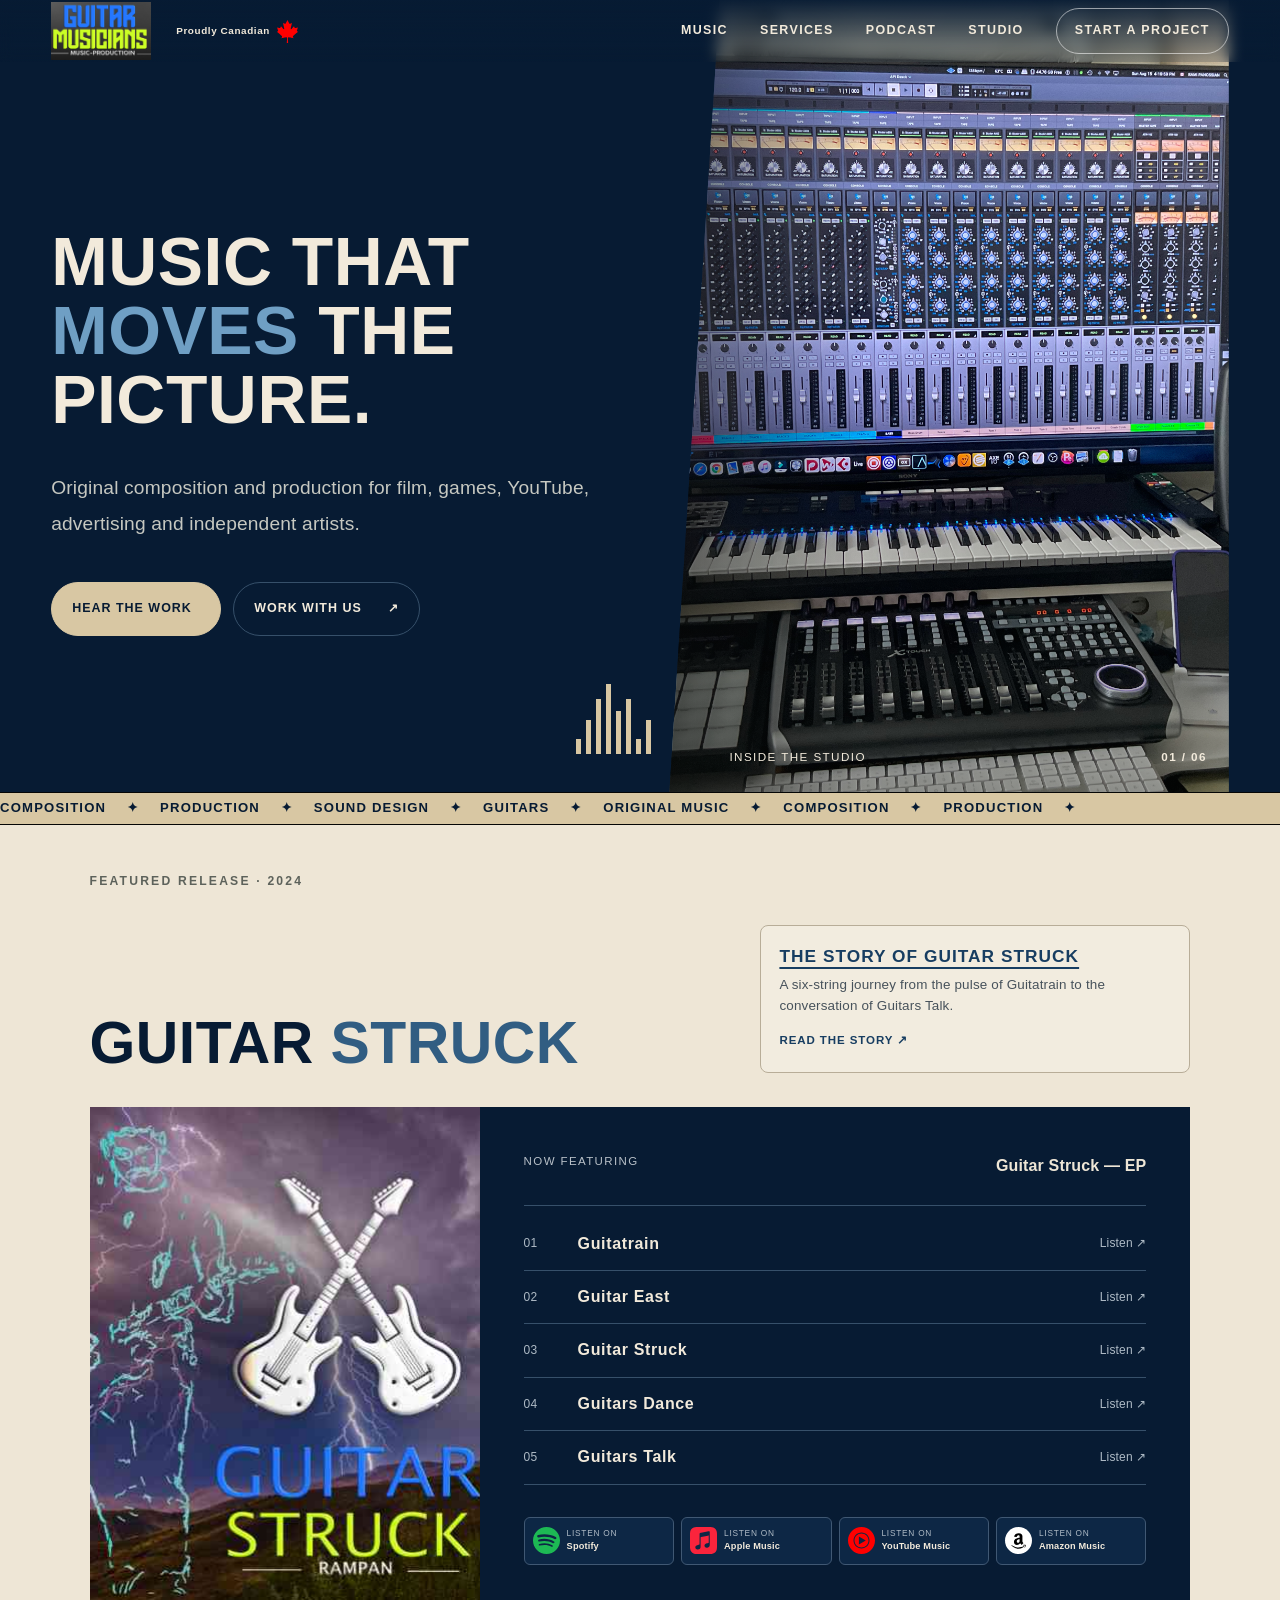
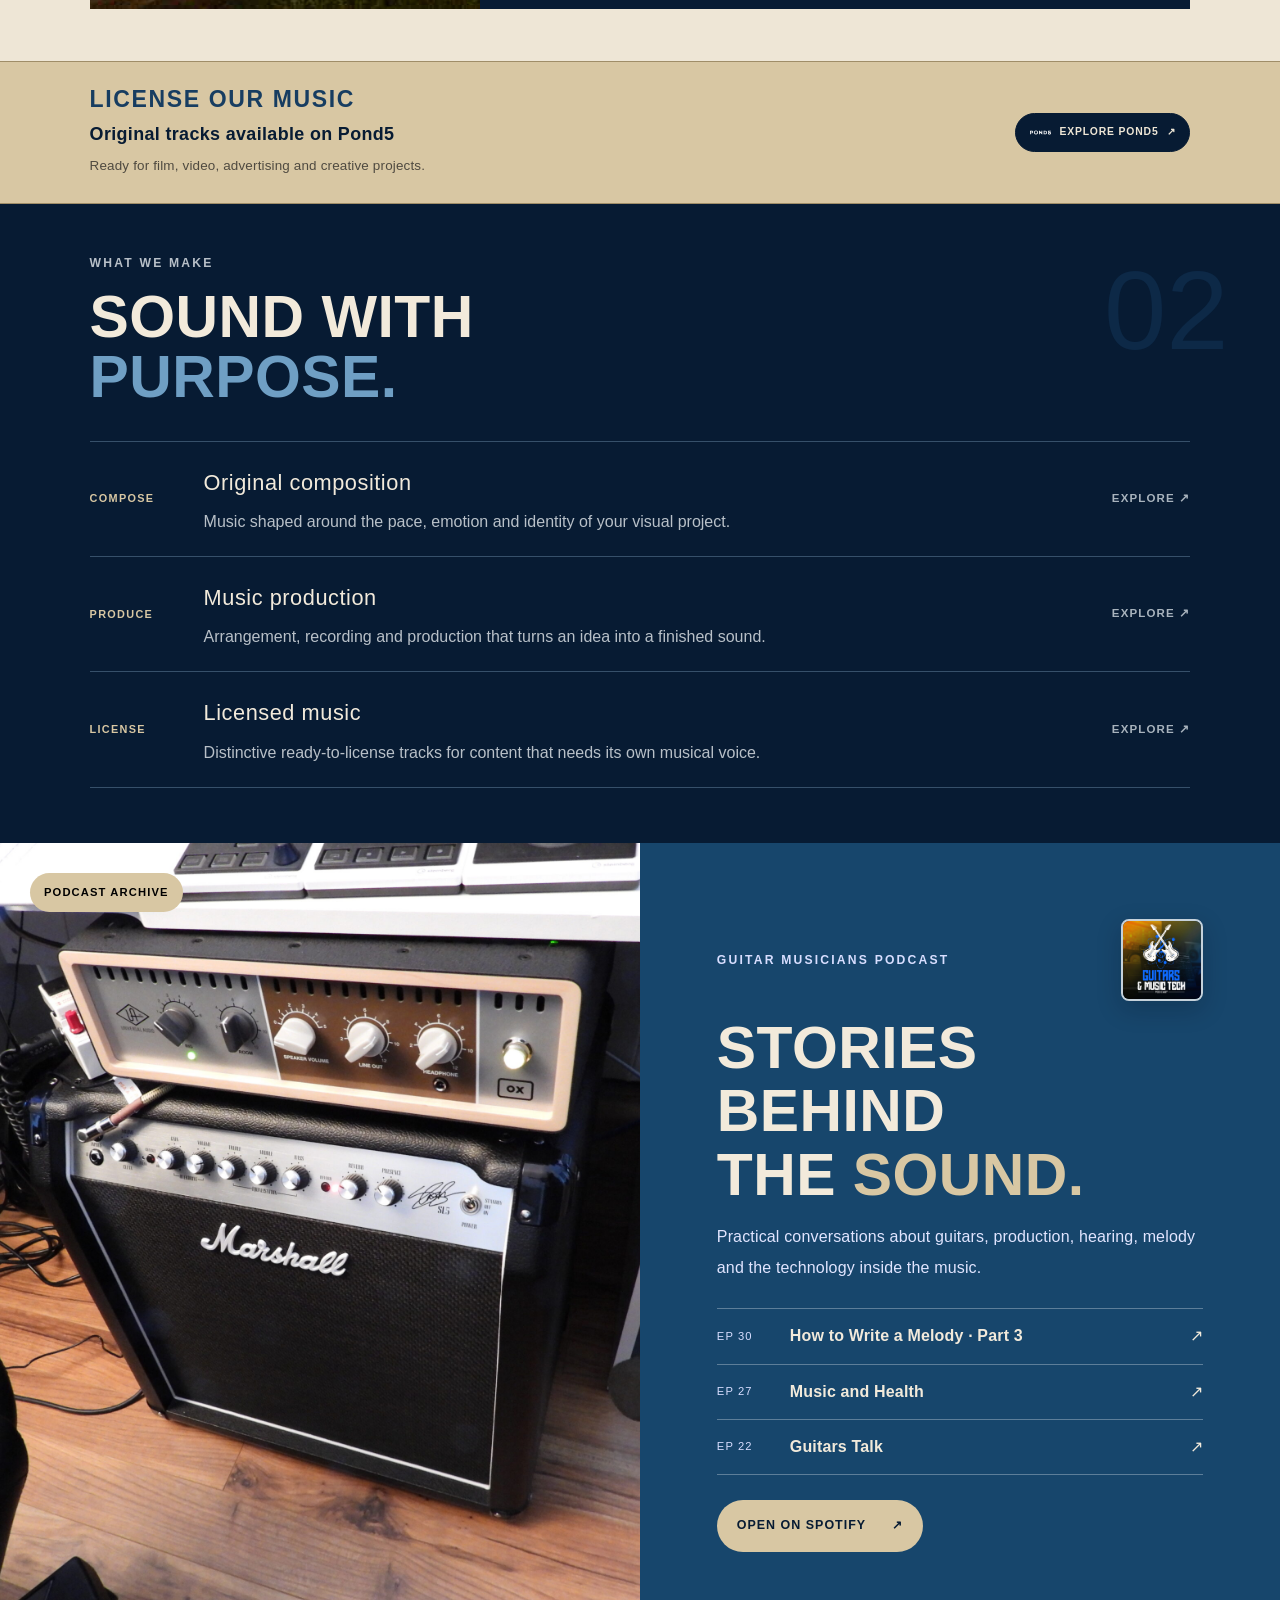
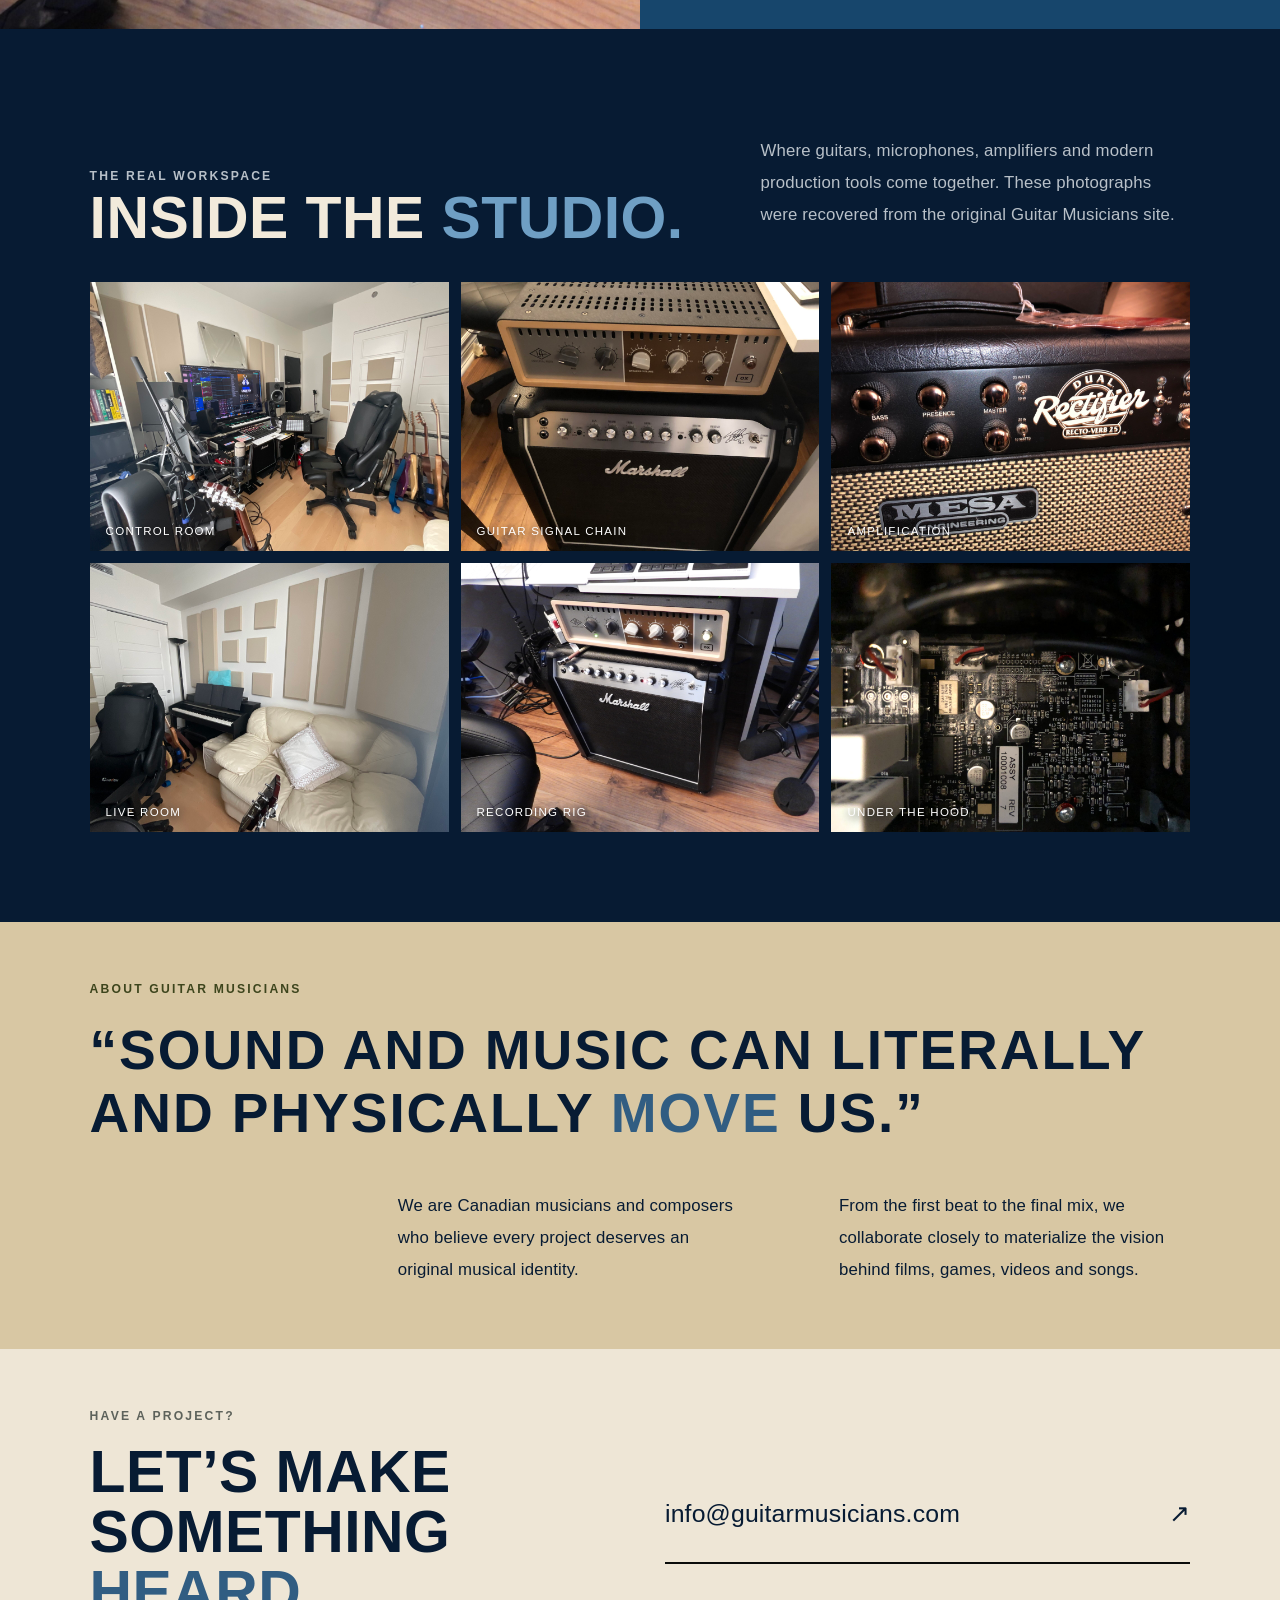
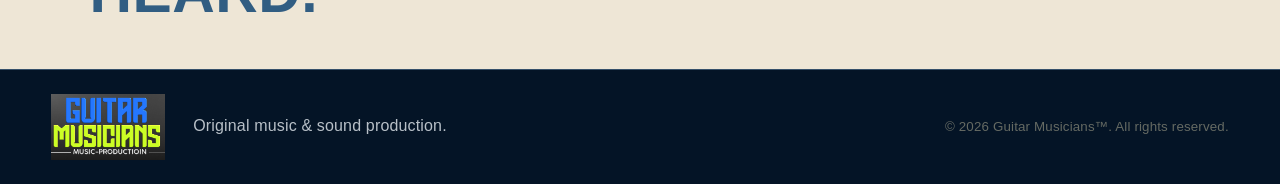
<file: index.html>
<!doctype html>
<html lang="en">
<head>
  <meta charset="utf-8">
  <meta name="viewport" content="width=device-width,initial-scale=1">
  <title>Guitar Musicians | Original Music & Sound</title>
  <meta name="description" content="Canadian musicians and composers creating original music for film, games, YouTube, advertising and artists.">
  <meta property="og:title" content="Guitar Musicians | Original Music & Sound">
  <meta property="og:description" content="Original music, a working studio, and stories about how sound is made.">
  <meta property="og:image" content="https://guitarmusicians.com/assets/images/hero-studio.jpg">
  <meta name="theme-color" content="#071b33">
  <link rel="stylesheet" href="assets/style.css">
  <script defer src="assets/script.js"></script>
</head>
<body>
  <a class="skip-link" href="#main">Skip to content</a>
  <header class="site-header">
    <div class="brand-lockup"><a class="wordmark" href="#top" aria-label="Guitar Musicians home"><img src="assets/images/logo.jpg" alt="Guitar Musicians — Music Production"></a><button class="canada-mark" type="button" aria-haspopup="dialog"><em>Proudly Canadian</em><span class="canada-leaf" aria-hidden="true"></span></button></div>
    <button class="menu-toggle" aria-expanded="false" aria-controls="site-nav">Menu</button>
    <nav id="site-nav" aria-label="Main navigation">
      <a href="#music">Music</a>
      <a href="#services">Services</a>
      <a href="#podcast">Podcast</a>
      <a href="#studio">Studio</a>
      <a class="nav-cta" href="#contact">Start a project</a>
    </nav>
  </header>

  <main id="main">
    <section class="hero" id="top">
      <div class="hero-copy">
        <h1>Music that<br><em>moves</em> the picture.</h1>
        <p class="hero-lede">Original composition and production for film, games, YouTube, advertising and independent artists.</p>
        <div class="hero-actions">
          <a class="button button-primary" href="#music">Hear the work</a>
          <a class="button button-ghost" href="#contact">Work with us <span>↗</span></a>
        </div>
      </div>
      <figure class="hero-visual">
        <img src="assets/images/main-studio.jpg" alt="Guitar Musicians music production studio">
        <figcaption><span>Inside the studio</span><b>01 / 06</b></figcaption>
      </figure>
      <div class="sound-bars" aria-hidden="true"><i></i><i></i><i></i><i></i><i></i><i></i><i></i><i></i></div>
    </section>

    <div class="ticker" aria-label="Explore Guitar Musicians"><div><a href="#services">COMPOSITION</a> <span aria-hidden="true">✦</span> <a href="#services">PRODUCTION</a> <span aria-hidden="true">✦</span> <a href="#services">SOUND DESIGN</a> <span aria-hidden="true">✦</span> <a href="#studio">GUITARS</a> <span aria-hidden="true">✦</span> <a href="#music">ORIGINAL MUSIC</a> <span aria-hidden="true">✦</span> <a href="#services">COMPOSITION</a> <span aria-hidden="true">✦</span> <a href="#services">PRODUCTION</a> <span aria-hidden="true">✦</span></div></div>

    <section class="section music-section" id="music">
      <div class="section-heading">
        <p class="eyebrow">Featured release · 2024</p>
        <h2>Guitar <em>Struck</em></h2>
        <div class="story-preview"><button class="story-video-button" type="button" data-video="MsY9xvwN4lI">The story of Guitar Struck</button><strong>A six-string journey from the pulse of Guitatrain to the conversation of Guitars Talk.</strong><button class="story-read-button" type="button" aria-haspopup="dialog">Read the story ↗</button></div>
      </div>
      <div class="player-shell">
        <div class="album-art">
          <img src="assets/images/guitar-struck-cover.jpg" alt="Guitar Struck EP cover by RamPan">
        </div>
        <div class="player-panel">
          <div class="now-playing"><span>Now featuring</span><strong>Guitar Struck — EP</strong></div>
          <ol class="track-list">
            <li><a href="https://music.youtube.com/playlist?list=OLAK5uy_nwB-LKZb0_5qA93h1xgprSz6kvRCpjunA&amp;index=1" target="_blank" rel="noopener"><span>01</span><b>Guitatrain</b><i>Listen ↗</i></a></li>
            <li><a href="https://music.youtube.com/playlist?list=OLAK5uy_nwB-LKZb0_5qA93h1xgprSz6kvRCpjunA&amp;index=2" target="_blank" rel="noopener"><span>02</span><b>Guitar East</b><i>Listen ↗</i></a></li>
            <li><a href="https://music.youtube.com/playlist?list=OLAK5uy_nwB-LKZb0_5qA93h1xgprSz6kvRCpjunA&amp;index=3" target="_blank" rel="noopener"><span>03</span><b>Guitar Struck</b><i>Listen ↗</i></a></li>
            <li><a href="https://music.youtube.com/playlist?list=OLAK5uy_nwB-LKZb0_5qA93h1xgprSz6kvRCpjunA&amp;index=4" target="_blank" rel="noopener"><span>04</span><b>Guitars Dance</b><i>Listen ↗</i></a></li>
            <li><a href="https://music.youtube.com/playlist?list=OLAK5uy_nwB-LKZb0_5qA93h1xgprSz6kvRCpjunA&amp;index=5" target="_blank" rel="noopener"><span>05</span><b>Guitars Talk</b><i>Listen ↗</i></a></li>
          </ol>
          <div class="platforms" aria-label="Listen on">
            <a class="platform spotify-platform" href="https://open.spotify.com/album/1PO7r4Dxs9aHVRXISEVoRp?si=0-WXkC0wTuSX-KM9il4WaA"><img class="platform-logo" src="assets/images/spotify.svg" alt=""><span><small>Listen on</small><strong>Spotify</strong></span></a>
            <a class="platform apple-platform" href="https://music.apple.com/ca/album/guitar-struck-ep/1766384724"><img class="platform-logo" src="assets/images/apple-music.svg" alt=""><span><small>Listen on</small><strong>Apple Music</strong></span></a>
            <a class="platform youtube-platform" href="https://music.youtube.com/playlist?list=OLAK5uy_nwB-LKZb0_5qA93h1xgprSz6kvRCpjunA"><img class="platform-logo" src="assets/images/youtube-music.svg" alt=""><span><small>Listen on</small><strong>YouTube Music</strong></span></a>
            <a class="platform amazon-platform" href="https://amazon.com/music/player/albums/B0DFZJFBCT"><span class="amazon-logo-wrap"><img class="platform-logo" src="assets/images/amazon-music.svg" alt=""></span><span><small>Listen on</small><strong>Amazon Music</strong></span></a>
          </div>
        </div>
      </div>
    </section>

    <section class="pond5-strip" aria-label="Music licensing on Pond5">
      <div><span>License our music</span><strong>Original tracks available on Pond5</strong><small>Ready for film, video, advertising and creative projects.</small></div>
      <a href="https://www.pond5.com/royalty-free-music/item/164571109-guitars-talk?ref=ramy28261"><img src="assets/images/pond5.svg" alt="">Explore Pond5 <span>↗</span></a>
    </section>

    <section class="section services-section" id="services">
      <div class="section-number">02</div>
      <div class="section-heading compact">
        <p class="eyebrow">What we make</p>
        <h2>Sound with<br><em>purpose.</em></h2>
      </div>
      <div class="service-list" aria-label="Three ways we help">
        <article><button class="service-trigger" type="button" data-title="Music is Our Passion" data-image="assets/images/violin.jpg" data-alt="Violin representing a passion for music" data-copy="Music production is what we know, do, and love. There is always something new that can be discovered by mixing beats, tempos, rhythms, and melodies. We are committed to creativity and bringing music to new heights in the industry."><span>Compose</span><div><h3>Original composition</h3><p>Music shaped around the pace, emotion and identity of your visual project.</p></div><b>Explore <i>↗</i></b></button></article>
        <article><button class="service-trigger" type="button" data-title="Starting With a Beat" data-image="assets/images/rock-guitarist.jpg" data-alt="Guitarist performing music" data-copy="As experienced musicians and composers, we know how to produce and make great music. Once we have worked together, we will create your distinct sound, helping your project reach its audience with a professional musical identity."><span>Produce</span><div><h3>Music production</h3><p>Arrangement, recording and production that turns an idea into a finished sound.</p></div><b>Explore <i>↗</i></b></button></article>
        <article><button class="service-trigger" type="button" data-title="Materializing Your Vision" data-image="assets/images/lute.jpg" data-alt="Lute representing original music and composition" data-copy="Everything is visual today. Whether it is a YouTube video, a game, a documentary or a short film, original licensed music gives it a distinct identity. It is our honour and pride to support you in materializing your vision."><span>License</span><div><h3>Licensed music</h3><p>Distinctive ready-to-license tracks for content that needs its own musical voice.</p></div><b>Explore <i>↗</i></b></button></article>
      </div>
    </section>

    <section class="podcast-section" id="podcast">
      <div class="podcast-art">
        <img src="assets/images/studio/recording-rig.jpeg" alt="Microphone and guitar amplifier in the Guitar Musicians studio">
        <span class="podcast-badge">Podcast archive</span>
      </div>
      <div class="podcast-copy">
        <div class="podcast-title-row"><p class="eyebrow">Guitar Musicians Podcast</p><a href="https://podcasters.spotify.com/pod/show/rami-panossian" aria-label="Open the Guitars and Music Tech Podcast on Spotify"><img src="assets/images/guitars-music-tech-logo.jpeg" alt="Guitars and Music Tech Podcast"></a></div>
        <h2>Stories behind<br>the <em>sound.</em></h2>
        <p>Practical conversations about guitars, production, hearing, melody and the technology inside the music.</p>
        <div class="episode-list">
          <a href="https://podcasters.spotify.com/pod/show/rami-panossian/episodes/How-to-Write-a-Melody-Part-3-e1phte6"><span>EP 30</span><strong>How to Write a Melody · Part 3</strong><i>↗</i></a>
          <a href="https://podcasters.spotify.com/pod/show/rami-panossian/episodes/Music-and-Health-e1phte7"><span>EP 27</span><strong>Music and Health</strong><i>↗</i></a>
          <a href="https://podcasters.spotify.com/pod/show/rami-panossian/episodes/Guitars-Talk-e1phtdn"><span>EP 22</span><strong>Guitars Talk</strong><i>↗</i></a>
        </div>
        <a class="button button-spotify" href="https://podcasters.spotify.com/pod/show/rami-panossian">Open on Spotify <span>↗</span></a>
      </div>
    </section>

    <section class="section studio-section" id="studio">
      <div class="section-heading studio-heading">
        <div><p class="eyebrow">The real workspace</p><h2>Inside the <em>studio.</em></h2></div>
        <p>Where guitars, microphones, amplifiers and modern production tools come together. These photographs were recovered from the original Guitar Musicians site.</p>
      </div>
      <div class="gallery">
        <button class="gallery-item" type="button" data-full="assets/images/studio/control-room.jpeg"><img loading="lazy" src="assets/images/studio/control-room.jpeg" alt="Guitar Musicians control room with workstation, microphones and guitars"><span>Control room</span></button>
        <button class="gallery-item" type="button" data-full="assets/images/studio/amp-rig.jpeg"><img loading="lazy" src="assets/images/studio/amp-rig.jpeg" alt="Universal Audio OX and Marshall amplifier"><span>Guitar signal chain</span></button>
        <button class="gallery-item" type="button" data-full="assets/images/studio/mesa-amp.jpeg"><img loading="lazy" src="assets/images/studio/mesa-amp.jpeg" alt="Mesa amplifier controls"><span>Amplification</span></button>
        <button class="gallery-item" type="button" data-full="assets/images/studio/live-room.jpeg"><img loading="lazy" src="assets/images/studio/live-room.jpeg" alt="Live room with piano and acoustic treatment"><span>Live room</span></button>
        <button class="gallery-item" type="button" data-full="assets/images/studio/recording-rig.jpeg"><img loading="lazy" src="assets/images/studio/recording-rig.jpeg" alt="Marshall recording rig and microphones"><span>Recording rig</span></button>
        <button class="gallery-item" type="button" data-full="assets/images/studio/studio-detail.jpeg"><img loading="lazy" src="assets/images/studio/studio-detail.jpeg" alt="Close-up of studio audio equipment"><span>Under the hood</span></button>
      </div>
    </section>

    <section class="about-section" id="about">
      <p class="eyebrow">About Guitar Musicians</p>
      <blockquote>“Sound and music can literally and physically <em>move</em> us.”</blockquote>
      <div class="about-grid">
        <p>We are Canadian musicians and composers who believe every project deserves an original musical identity.</p>
        <p>From the first beat to the final mix, we collaborate closely to materialize the vision behind films, games, videos and songs.</p>
      </div>
    </section>

    <section class="contact-section" id="contact">
      <div>
        <p class="eyebrow">Have a project?</p>
        <h2>Let’s make<br>something <em>heard.</em></h2>
      </div>
      <a class="contact-link" href="mailto:info@guitarmusicians.com"><span>info@guitarmusicians.com</span><b>↗</b></a>
    </section>
  </main>

  <footer>
    <a class="wordmark footer-mark" href="#top"><img src="assets/images/logo.jpg" alt="Guitar Musicians — Music Production"></a>
    <p>Original music & sound production.</p>
    <small>© <span id="year"></span> Guitar Musicians™. All rights reserved.</small>
  </footer>

  <dialog class="media-dialog" aria-label="Media player">
    <button class="dialog-close" type="button" aria-label="Close">×</button>
    <div class="video-frame"></div>
  </dialog>
  <dialog class="image-dialog" aria-label="Studio image">
    <button class="dialog-close" type="button" aria-label="Close">×</button>
    <img alt="">
  </dialog>
  <dialog class="service-dialog" aria-labelledby="service-dialog-title">
    <button class="dialog-close" type="button" aria-label="Close">×</button>
    <img class="service-dialog-image" alt="">
    <div class="service-dialog-copy"><p class="eyebrow">Our Services</p><h2 id="service-dialog-title"></h2><p class="service-dialog-text"></p></div>
  </dialog>
  <dialog class="story-dialog" aria-labelledby="story-dialog-title">
    <button class="dialog-close" type="button" aria-label="Close">×</button>
    <img src="assets/images/guitar-struck-cover.jpg" alt="Guitar Struck by RamPan">
    <div class="story-dialog-copy"><p class="eyebrow">RamPan presents</p><h2 id="story-dialog-title">The story of Guitar Struck</h2><p>A sonic journey that begins with <strong>Guitatrain</strong>, evoking the rhythm of a train heading toward new horizons. <strong>Guitar East</strong> transports listeners to an exotic landscape rich in culture and tradition. Energy surges through <strong>Guitar Struck</strong>, the rhythm turns celebratory in <strong>Guitars Dance</strong>, and the adventure ends with two guitars sharing their story in <strong>Guitars Talk</strong>.</p><a class="button button-primary" href="rampan/">Open the release page <span>↗</span></a></div>
  </dialog>
  <dialog class="canada-dialog" aria-labelledby="canada-dialog-title">
    <button class="dialog-close" type="button" aria-label="Close">×</button>
    <span class="canada-leaf dialog-leaf" aria-hidden="true"></span>
    <h2 id="canada-dialog-title">Proudly Canadian</h2>
    <p>This site is designed, operated and owned in Canada.</p>
  </dialog>
</body>
</html>
</file>
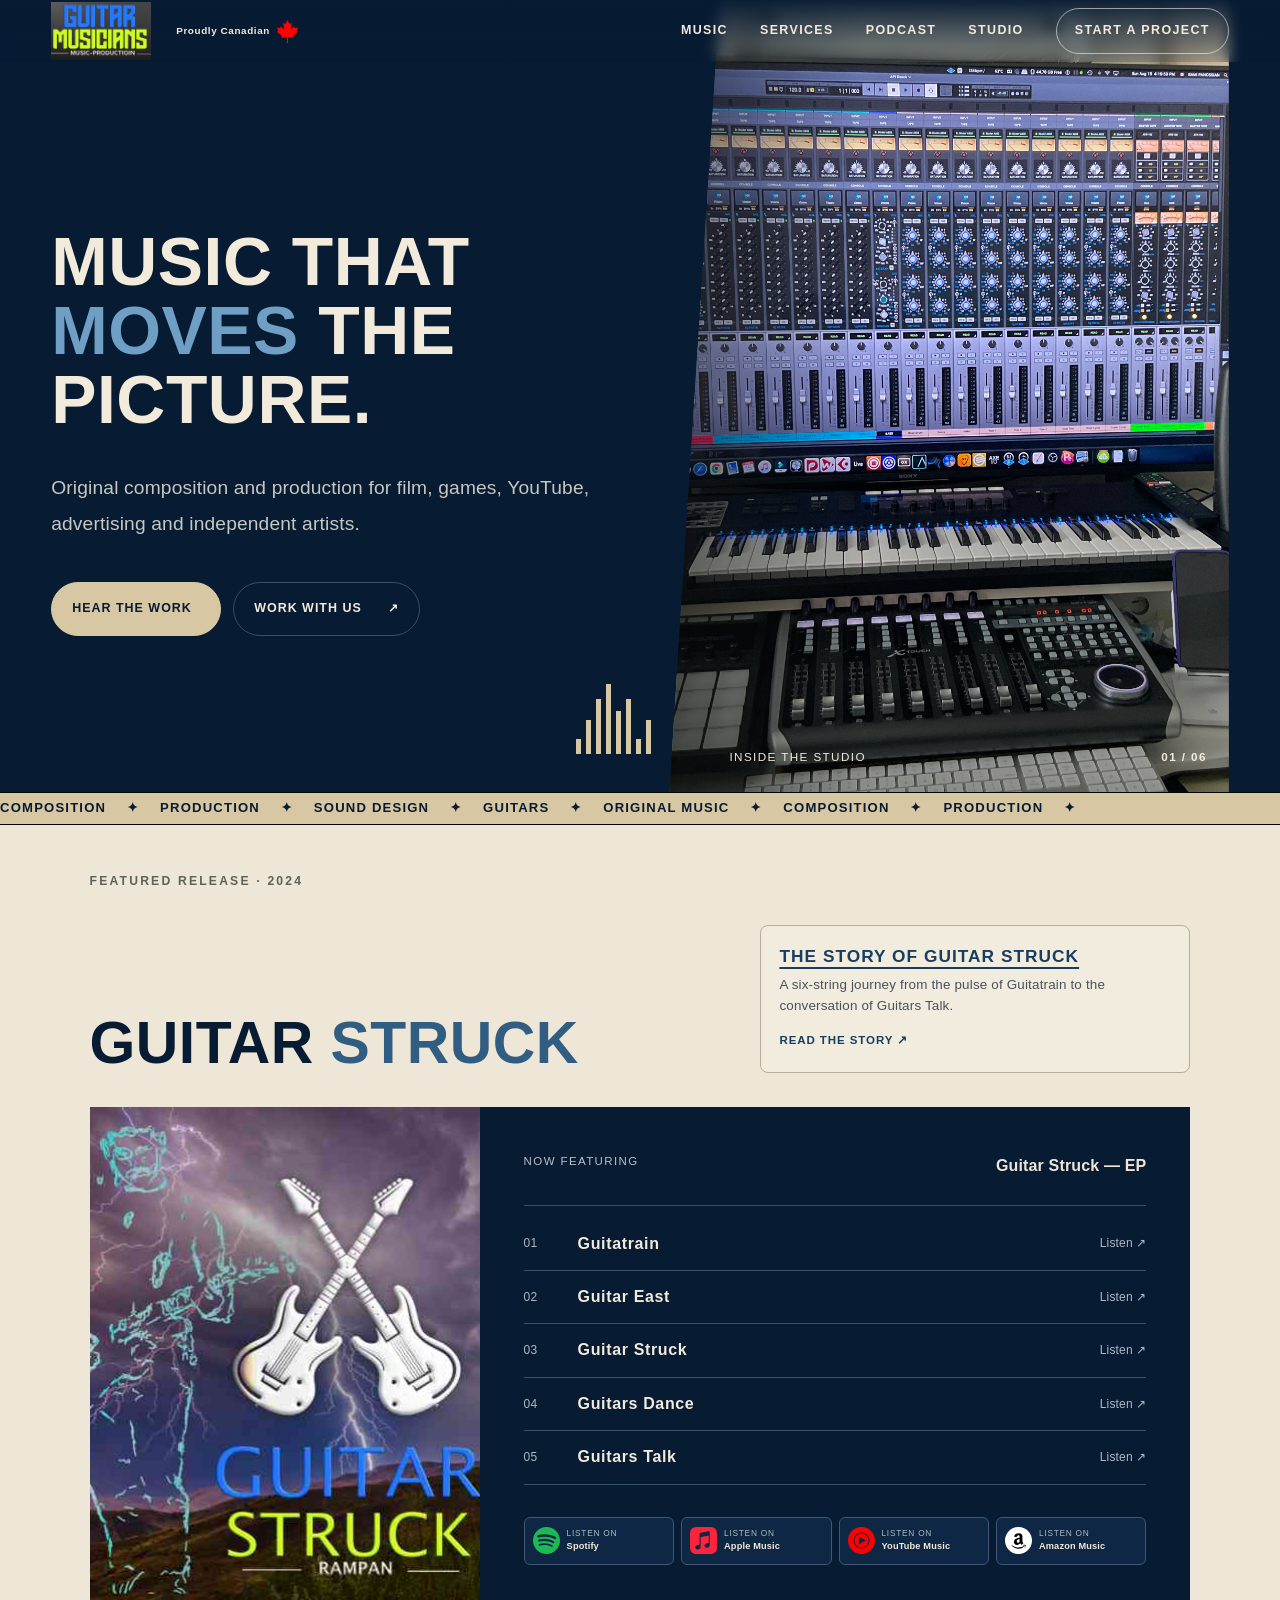
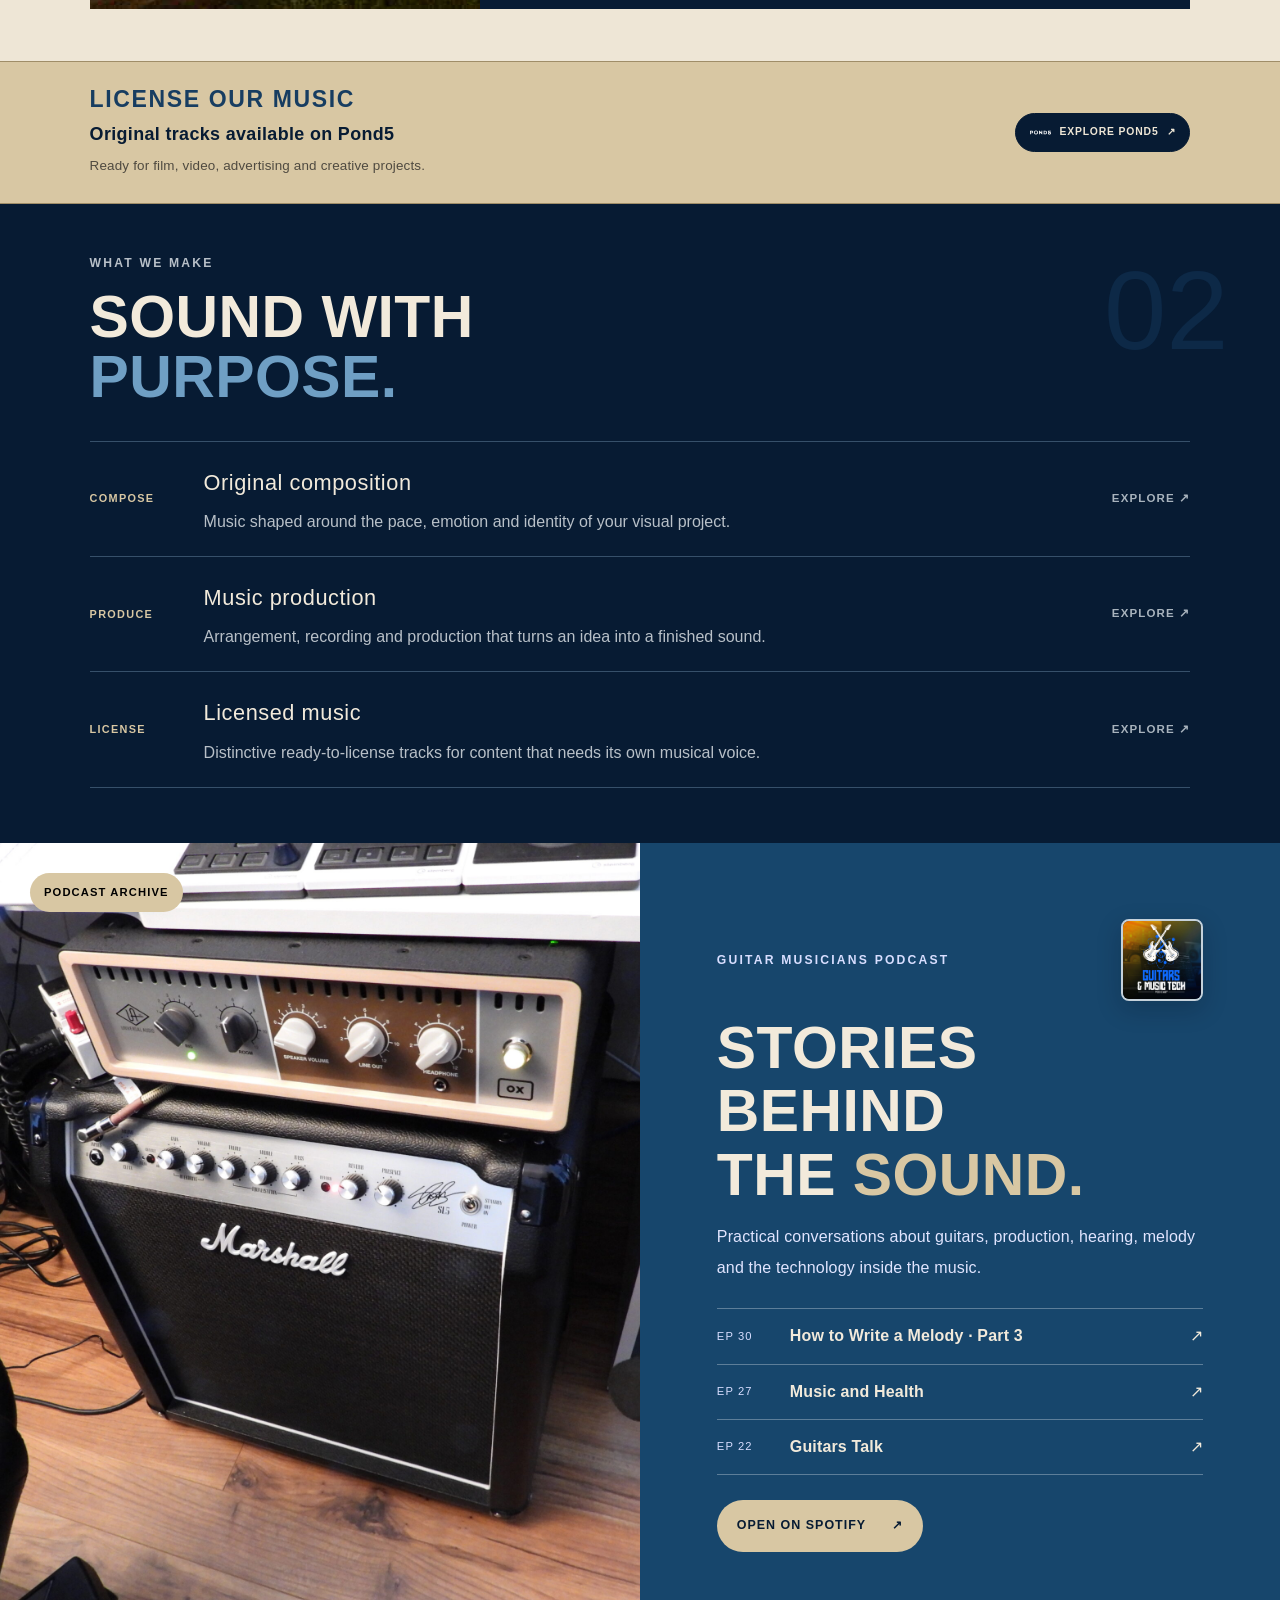
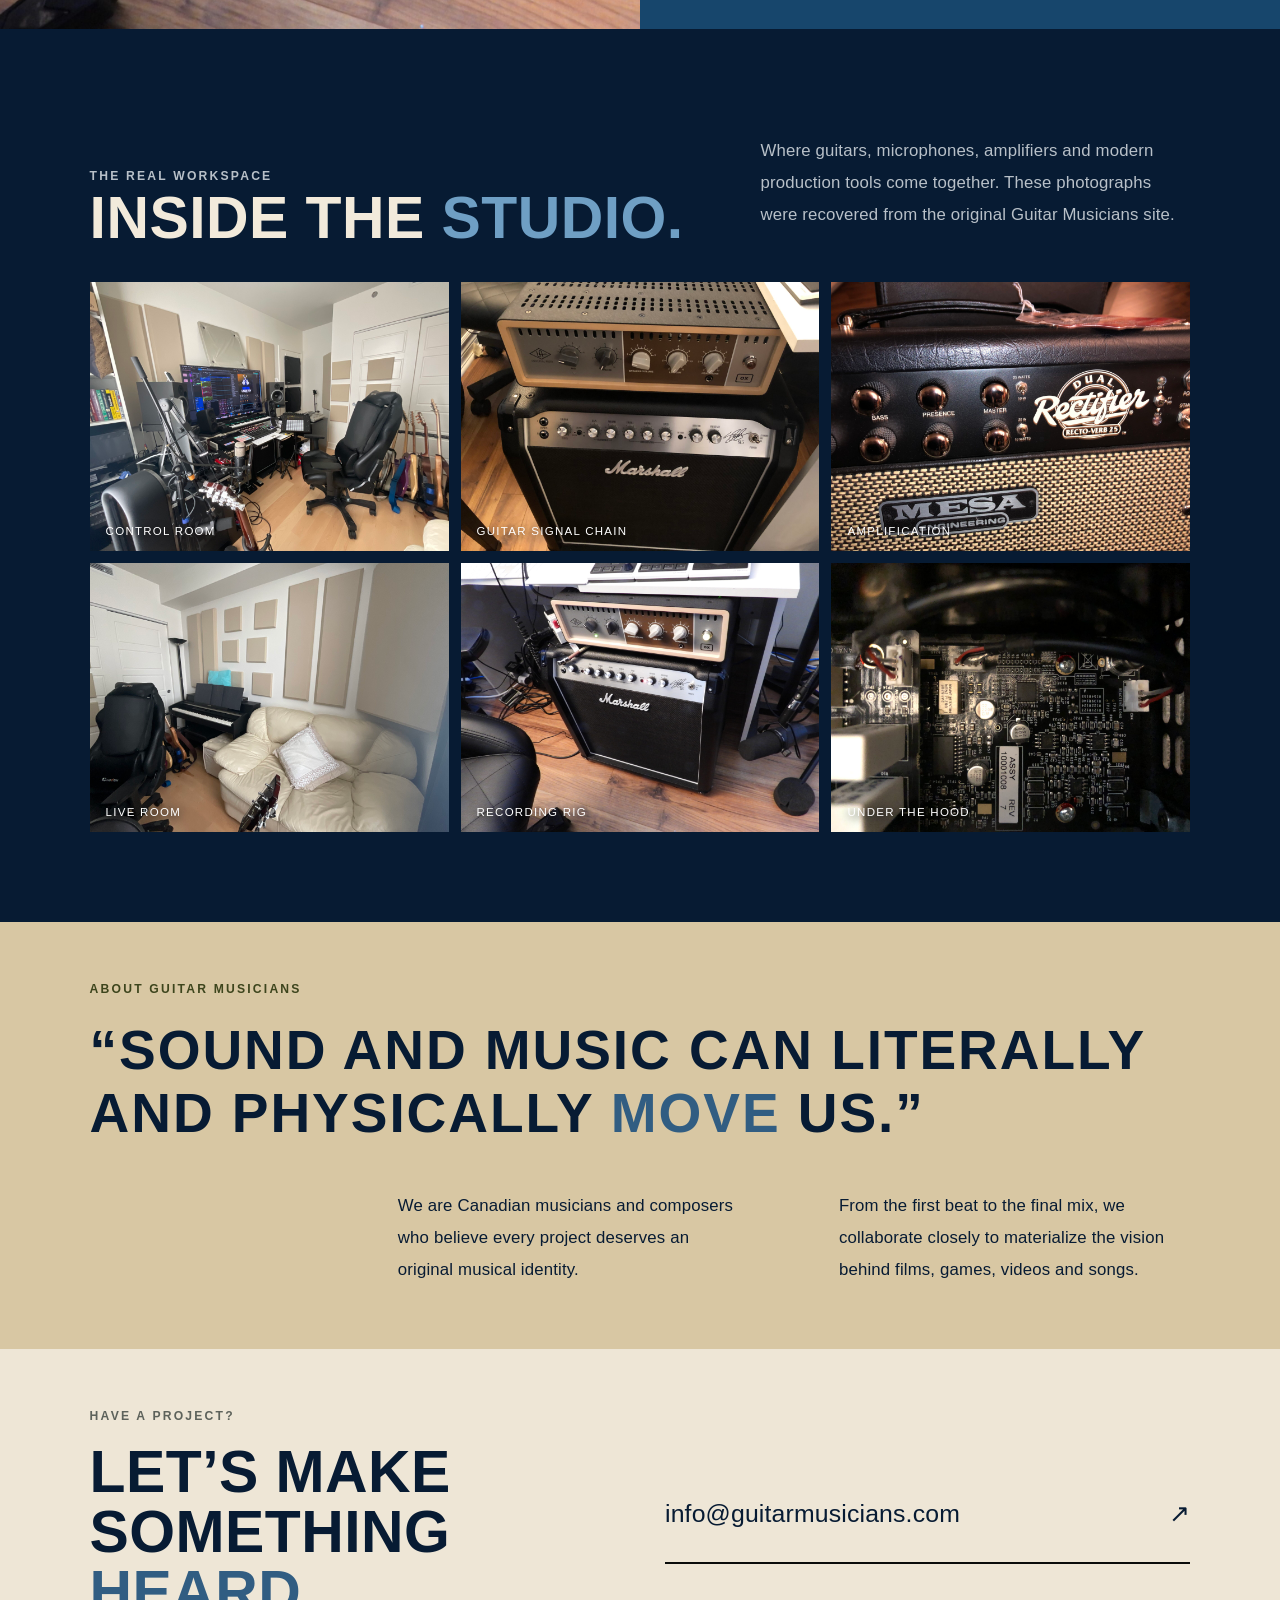
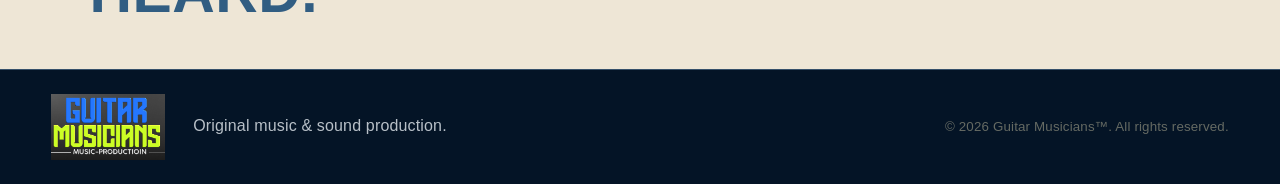
<file: about/index.html>
<!doctype html><html lang="en"><head><meta charset="utf-8"><meta name="viewport" content="width=device-width,initial-scale=1"><meta http-equiv="refresh" content="0; url=../#about"><title>About | Guitar Musicians</title><link rel="canonical" href="../#about"></head><body><p><a href="../#about">Continue to About</a></p></body></html>
</file>
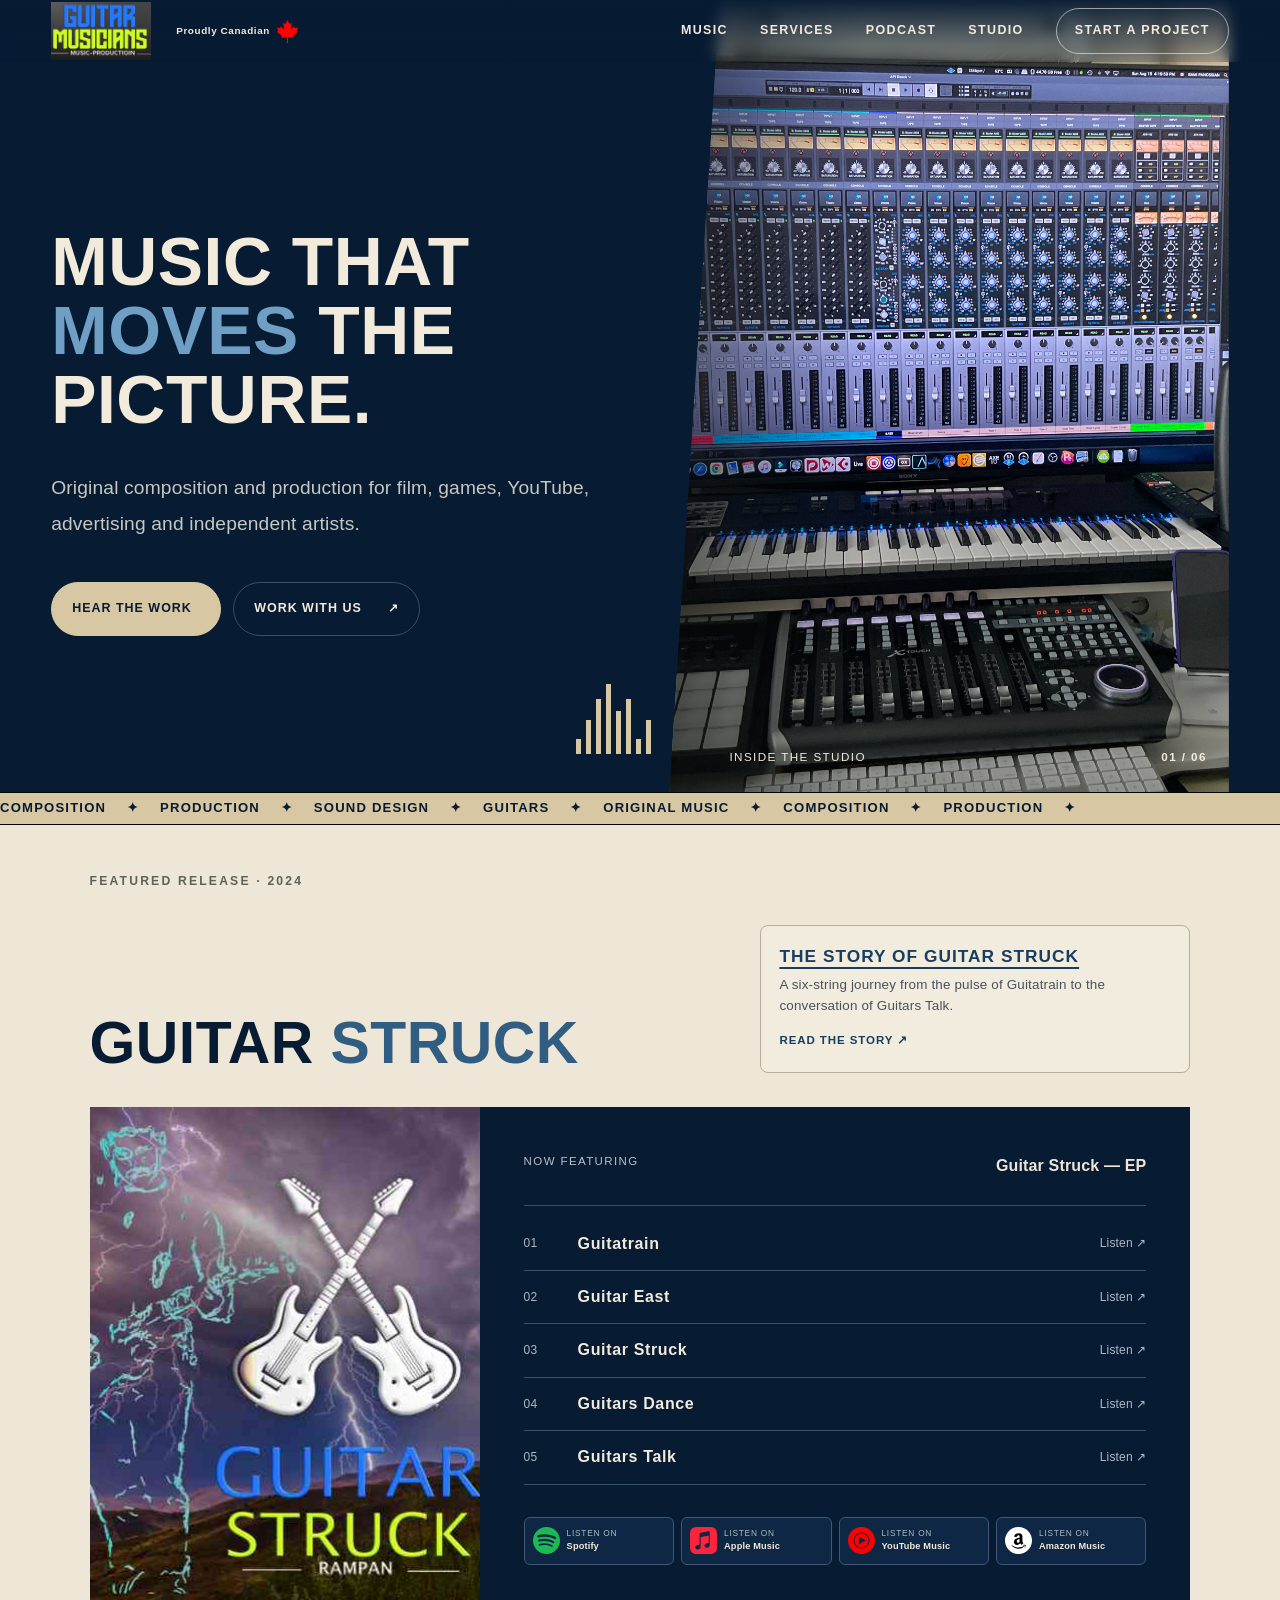
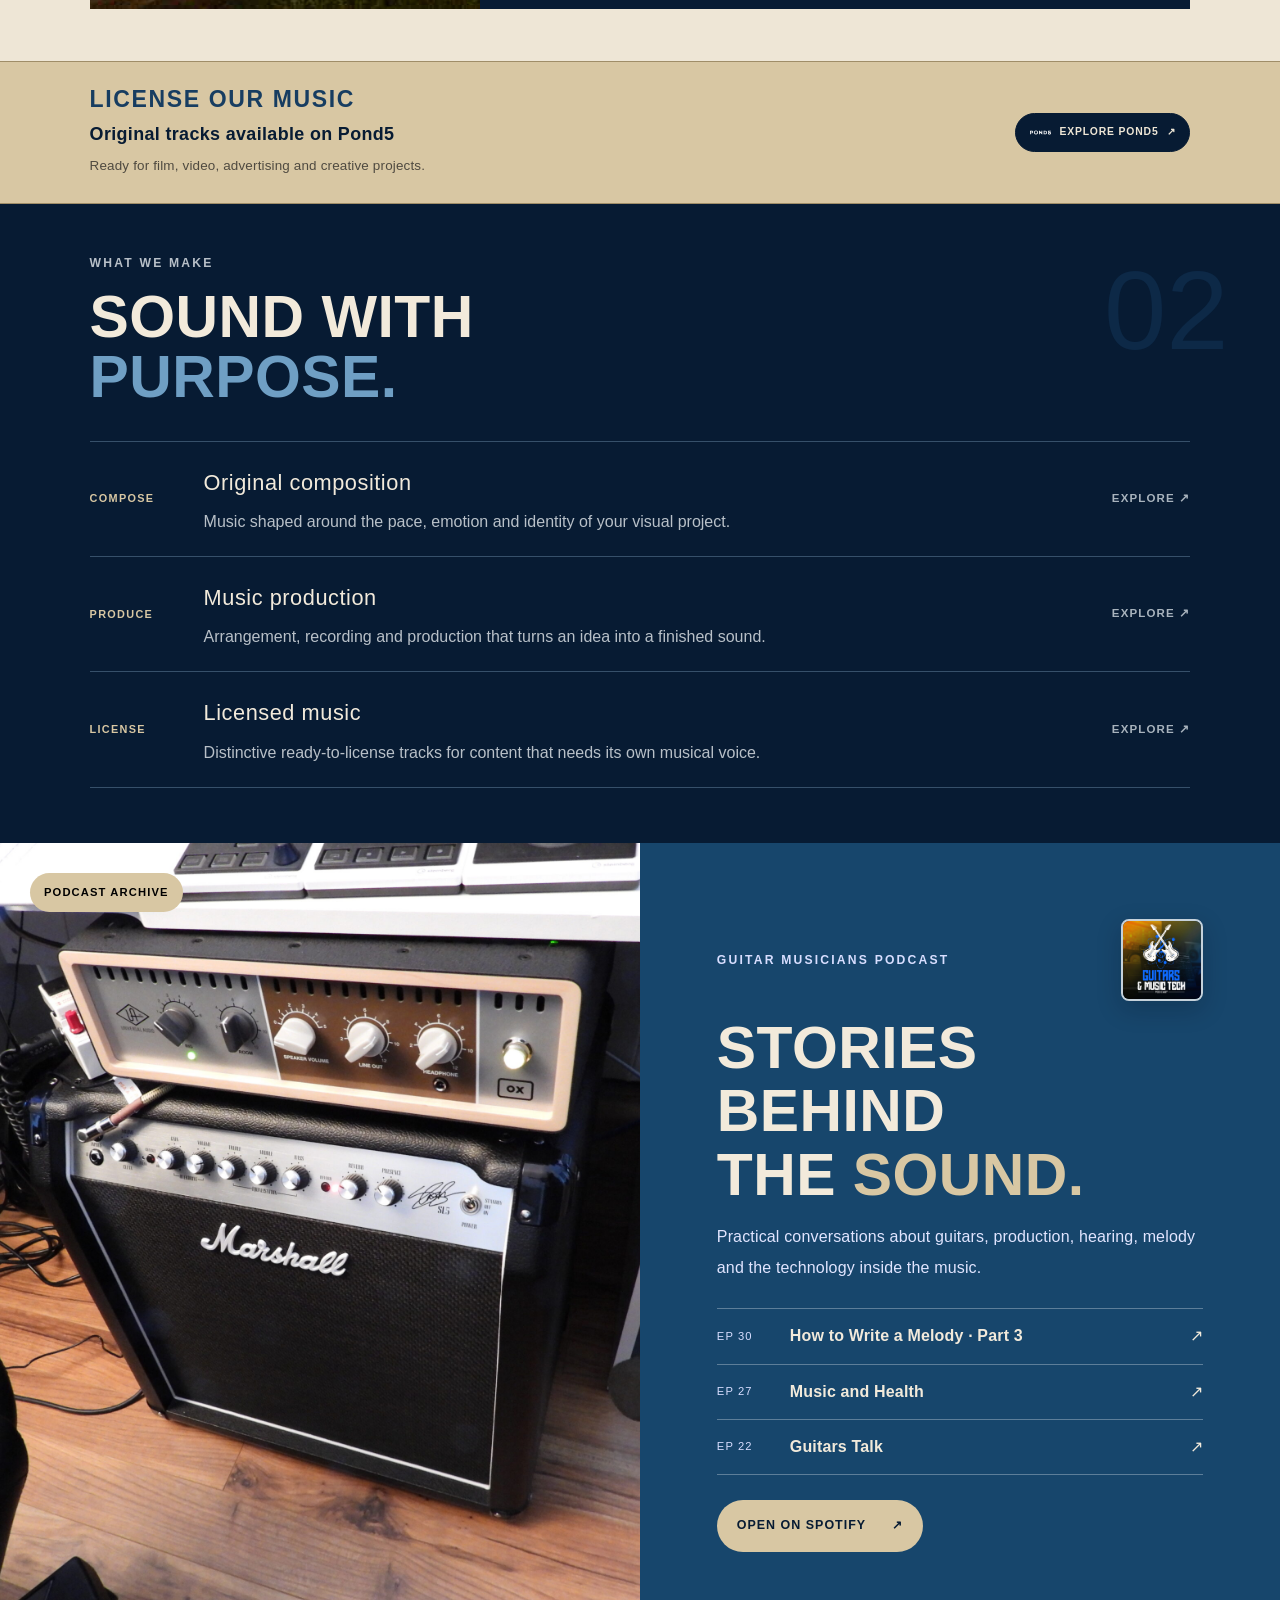
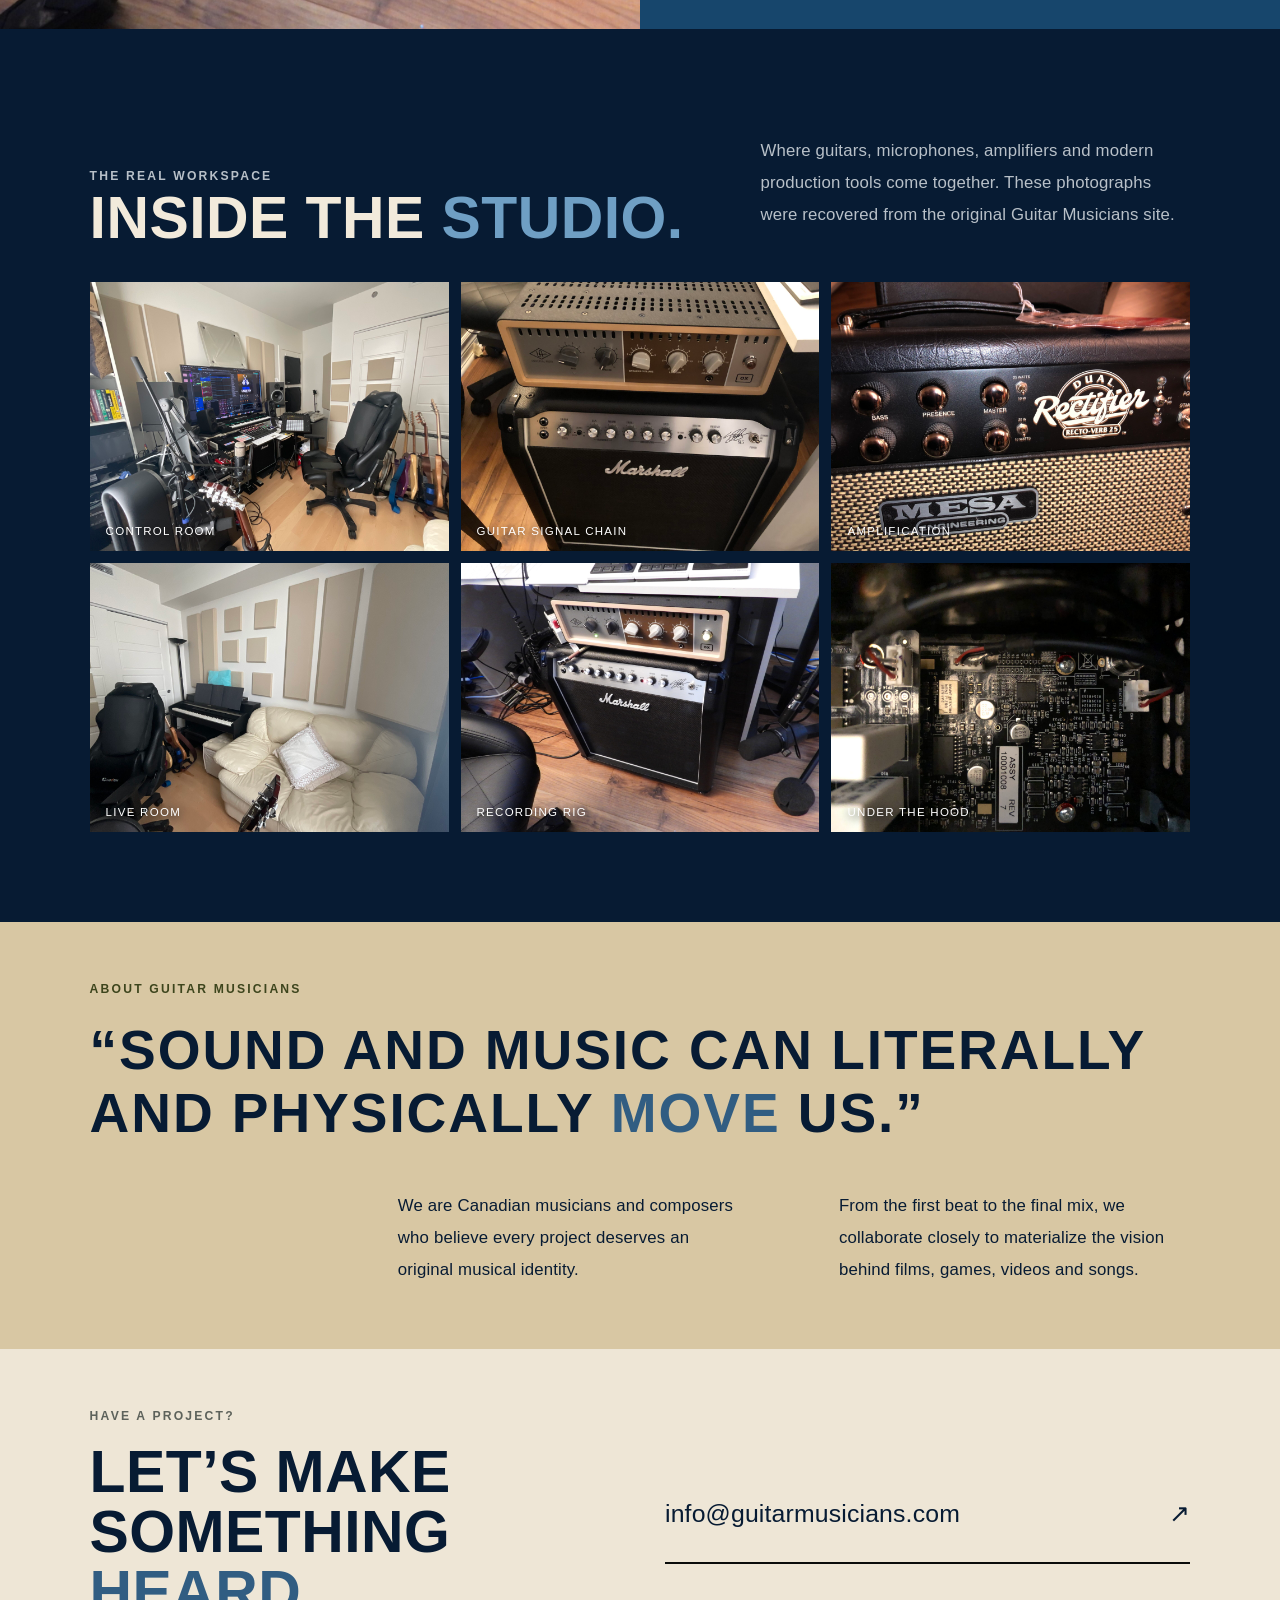
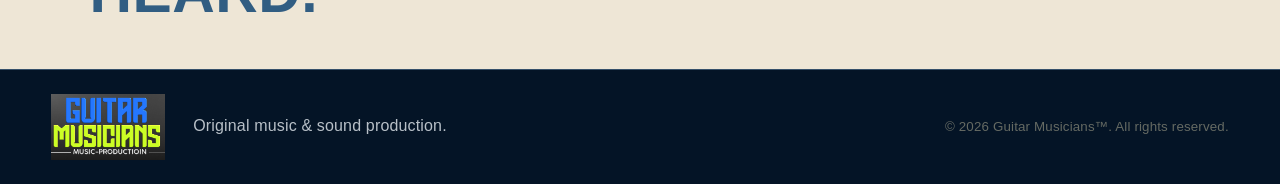
<file: contact/index.html>
<!doctype html><html lang="en"><head><meta charset="utf-8"><meta name="viewport" content="width=device-width,initial-scale=1"><meta http-equiv="refresh" content="0; url=../#contact"><title>Contact | Guitar Musicians</title><link rel="canonical" href="../#contact"></head><body><p><a href="../#contact">Continue to Contact</a></p></body></html>
</file>
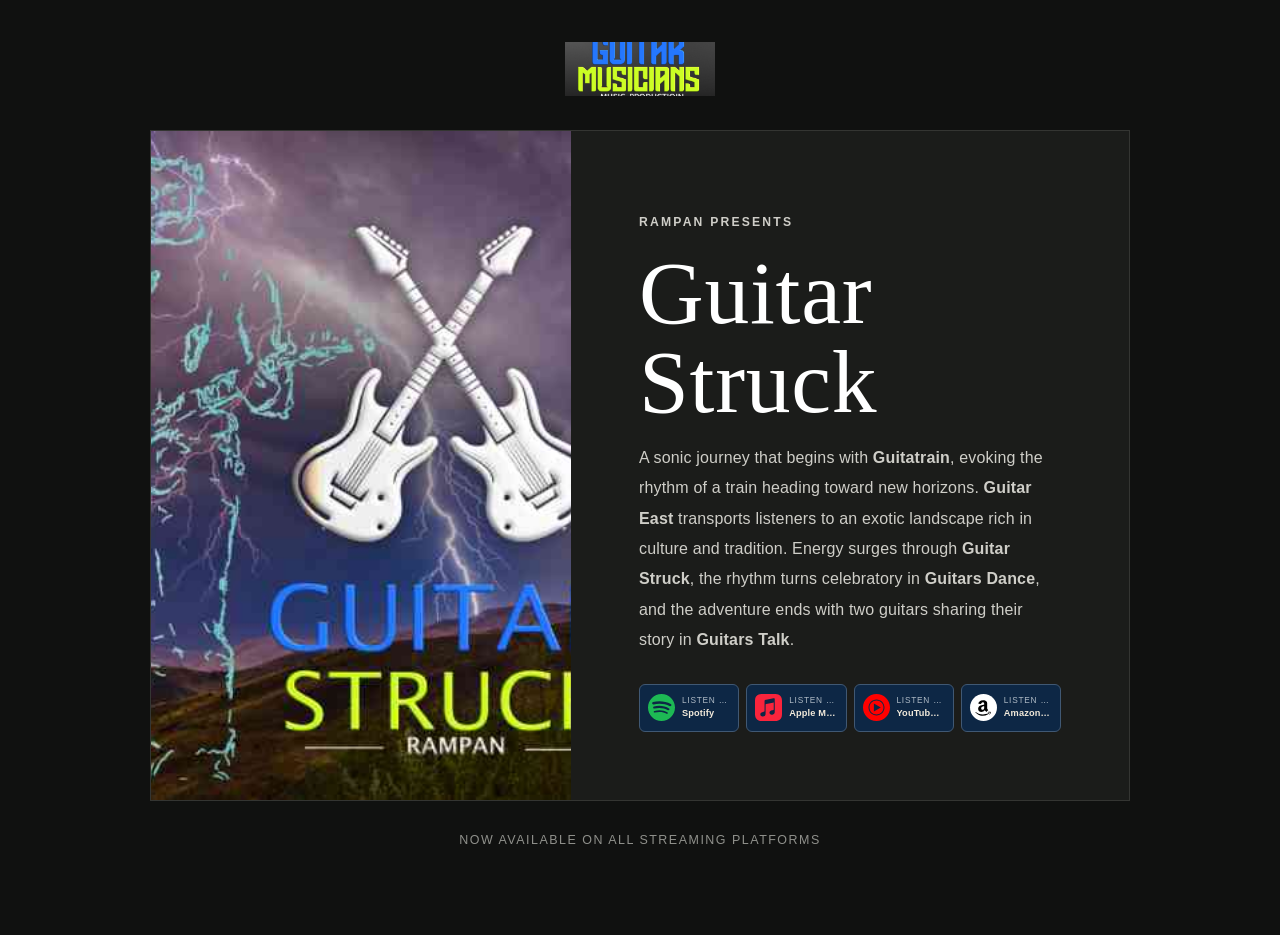
<file: rampan/index.html>
<!doctype html><html lang="en"><head><meta charset="utf-8"><meta name="viewport" content="width=device-width,initial-scale=1"><title>Guitar Struck | RamPan</title><meta name="description" content="Listen to Guitar Struck by RamPan on your favorite music platform."><meta name="robots" content="noindex"><link rel="stylesheet" href="../assets/style.css"></head><body><main class="release-landing"><div class="release-shell"><a class="release-logo" href="../" aria-label="Return to Guitar Musicians"><img src="../assets/images/logo.jpg" alt="Guitar Musicians — Music Production"></a><article class="release-card"><a href="https://youtu.be/MsY9xvwN4lI?si=fpTSa8eyGLnR1hp_"><img class="release-art" src="../assets/images/guitar-struck-cover.jpg" alt="Guitar Struck by RamPan"></a><div class="release-story"><p class="eyebrow">RamPan presents</p><h1>Guitar Struck</h1><p>A sonic journey that begins with <strong>Guitatrain</strong>, evoking the rhythm of a train heading toward new horizons. <strong>Guitar East</strong> transports listeners to an exotic landscape rich in culture and tradition. Energy surges through <strong>Guitar Struck</strong>, the rhythm turns celebratory in <strong>Guitars Dance</strong>, and the adventure ends with two guitars sharing their story in <strong>Guitars Talk</strong>.</p><div class="platforms release-platforms" aria-label="Listen on streaming platforms"><a class="platform spotify-platform" href="https://open.spotify.com/album/1PO7r4Dxs9aHVRXISEVoRp?si=0-WXkC0wTuSX-KM9il4WaA"><img class="platform-logo" src="../assets/images/spotify.svg" alt=""><span><small>Listen on</small><strong>Spotify</strong></span></a><a class="platform apple-platform" href="https://music.apple.com/ca/album/guitar-struck-ep/1766384724"><img class="platform-logo" src="../assets/images/apple-music.svg" alt=""><span><small>Listen on</small><strong>Apple Music</strong></span></a><a class="platform youtube-platform" href="https://music.youtube.com/playlist?list=OLAK5uy_nwB-LKZb0_5qA93h1xgprSz6kvRCpjunA"><img class="platform-logo" src="../assets/images/youtube-music.svg" alt=""><span><small>Listen on</small><strong>YouTube Music</strong></span></a><a class="platform amazon-platform" href="https://amazon.com/music/player/albums/B0DFZJFBCT"><span class="amazon-logo-wrap"><img class="platform-logo" src="../assets/images/amazon-music.svg" alt=""></span><span><small>Listen on</small><strong>Amazon Music</strong></span></a></div></div></article><p class="release-note">Now available on all streaming platforms</p></div></main></body></html>
</file>
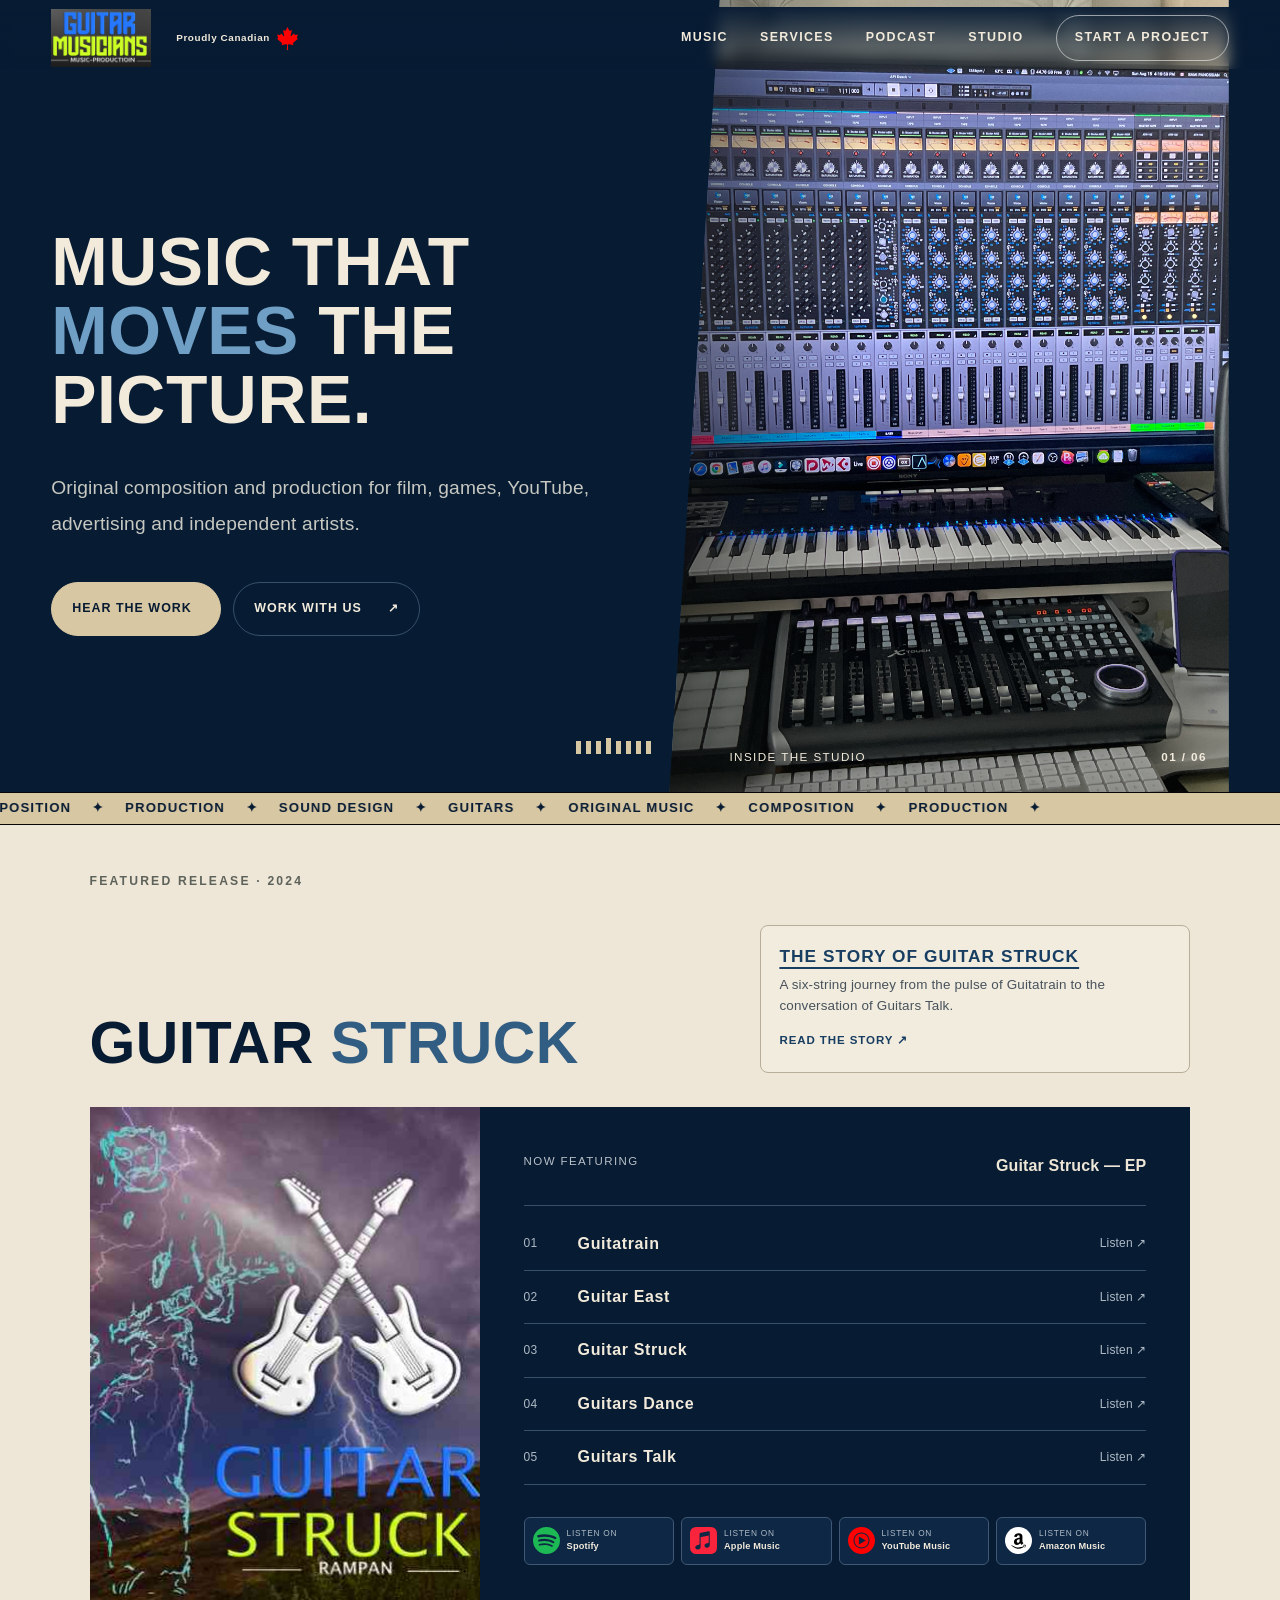
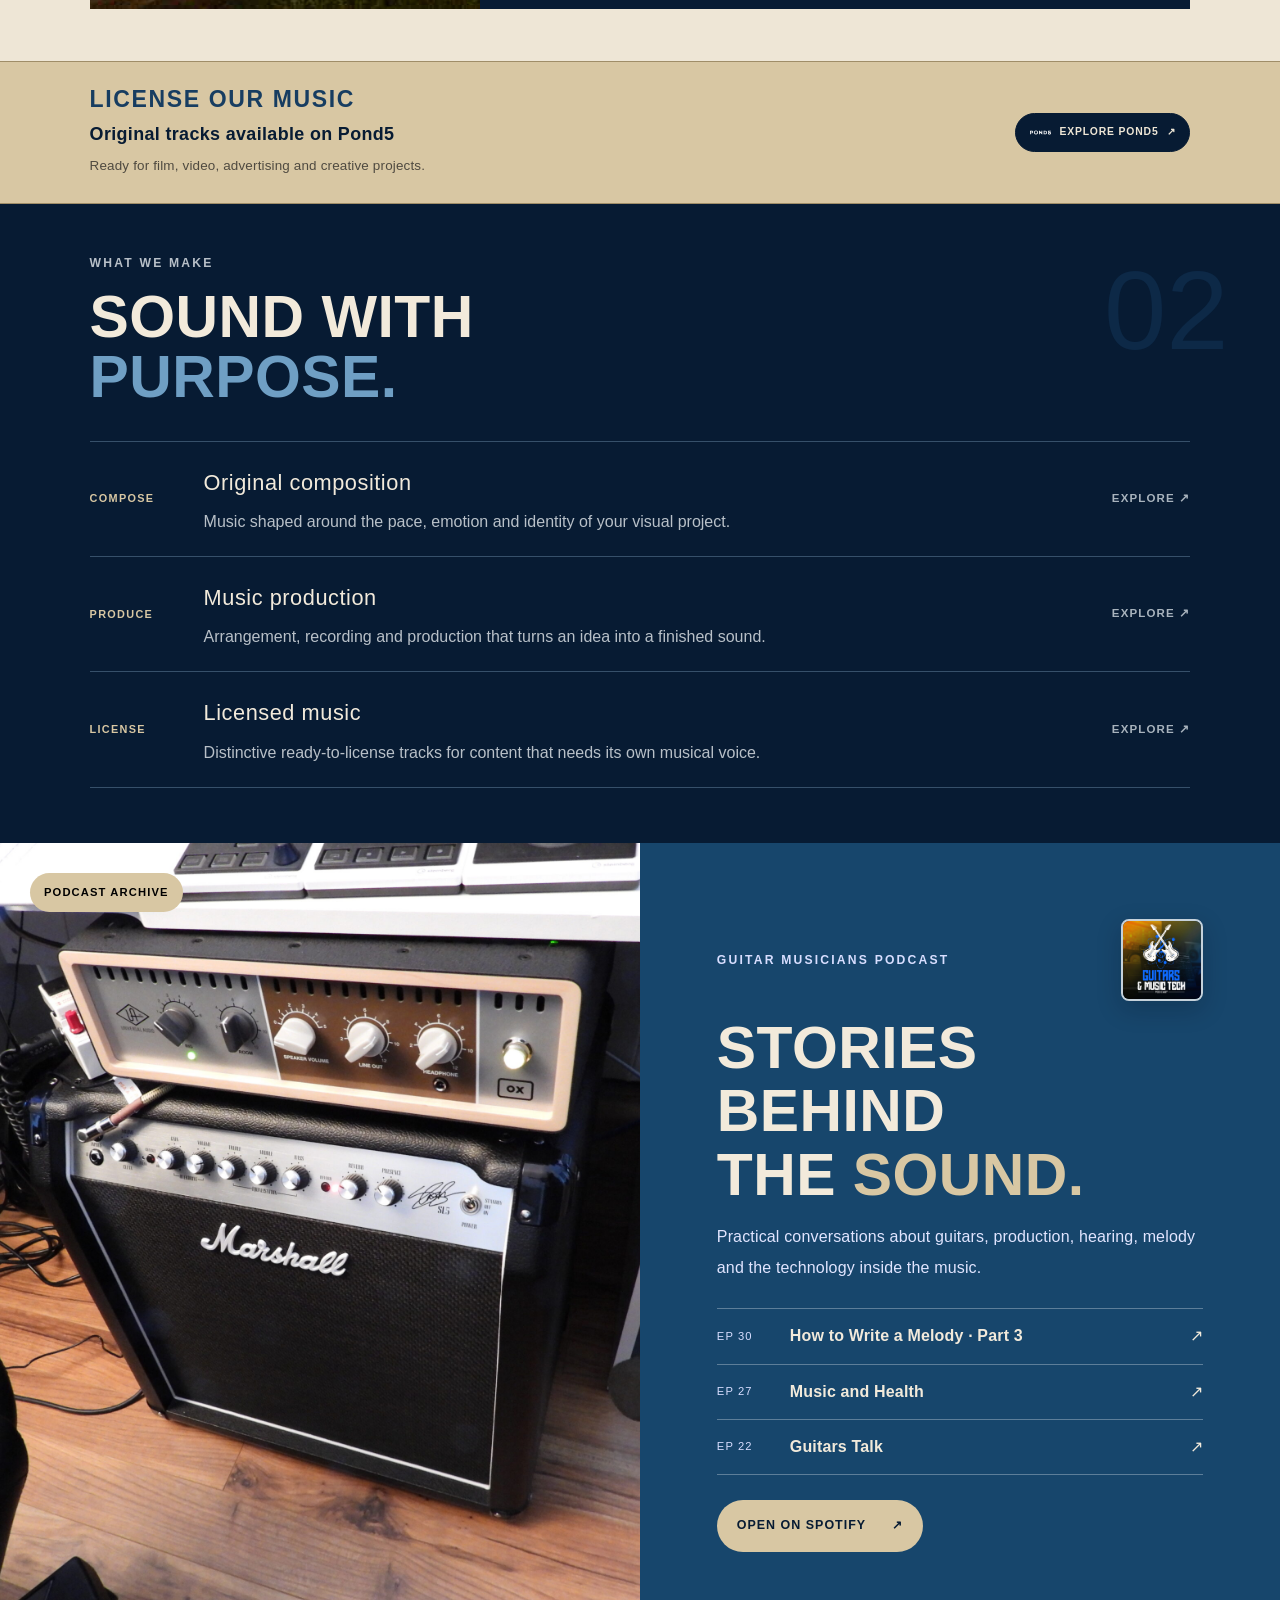
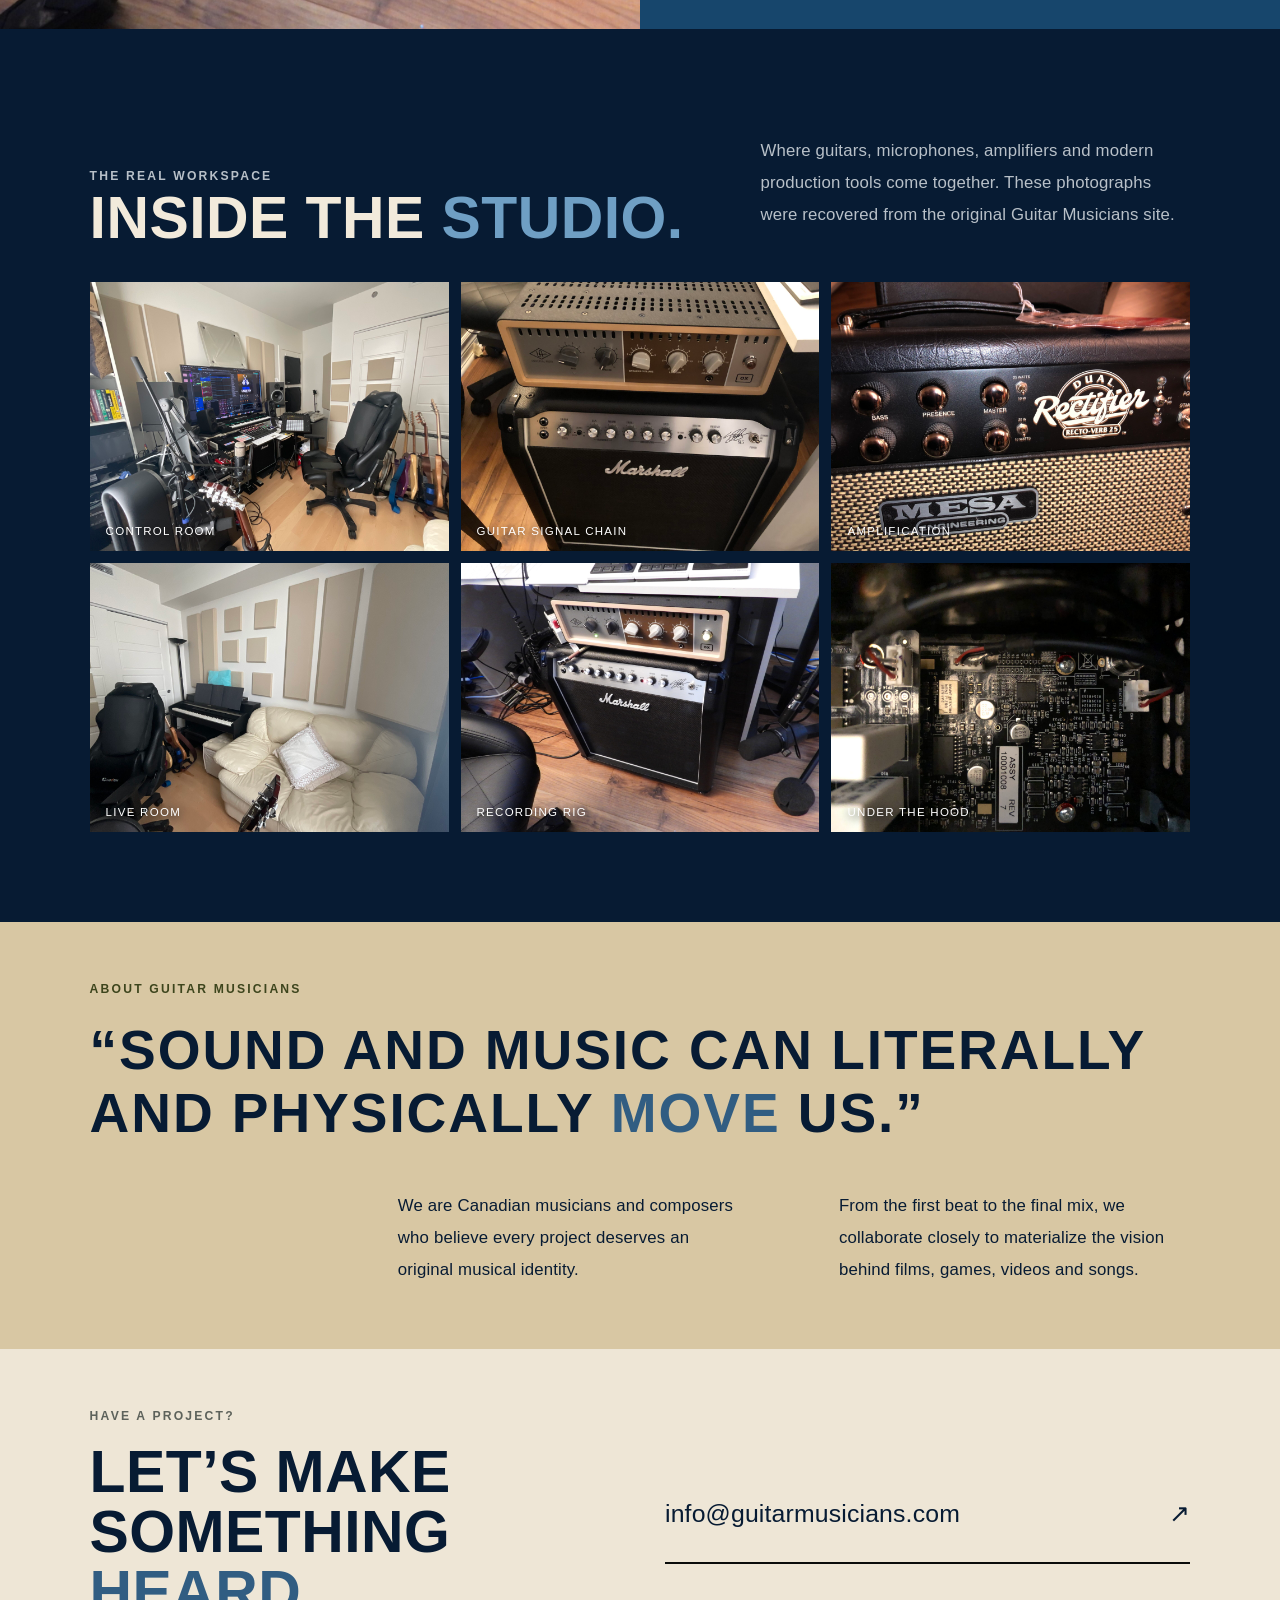
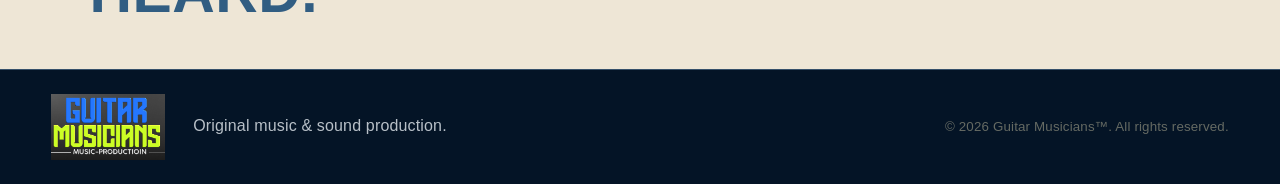
<file: services/index.html>
<!doctype html><html lang="en"><head><meta charset="utf-8"><meta name="viewport" content="width=device-width,initial-scale=1"><meta http-equiv="refresh" content="0; url=../#services"><title>Services | Guitar Musicians</title><link rel="canonical" href="../#services"></head><body><p><a href="../#services">Continue to Services</a></p></body></html>
</file>
<file: assets/style.css>
:root{--black:#080a09;--panel:#101311;--panel-2:#171a18;--white:#f3f1e9;--muted:#a5a89f;--line:#2a2e2b;--acid:#d7ff38;--blue:#386cff;--spotify:#1ed760;--display:Impact,'Arial Narrow',sans-serif;--sans:Inter,Arial,Helvetica,sans-serif}*{box-sizing:border-box}html{scroll-behavior:smooth}body{margin:0;background:var(--black);color:var(--white);font-family:var(--sans);font-size:16px;line-height:1.6;overflow-x:hidden}img{display:block;max-width:100%}a{color:inherit}.skip-link{position:fixed;left:12px;top:-80px;background:var(--acid);color:#000;padding:12px 18px;z-index:100}.skip-link:focus{top:12px}.site-header{position:fixed;inset:0 0 auto;z-index:50;display:flex;align-items:center;justify-content:space-between;padding:18px clamp(20px,4vw,64px);background:linear-gradient(180deg,rgba(8,10,9,.94),rgba(8,10,9,.1));backdrop-filter:blur(7px)}.wordmark{display:inline-flex;flex-direction:column;line-height:.78;text-decoration:none;font-family:var(--display);font-size:1.32rem;letter-spacing:.035em}.wordmark span{color:var(--blue)}.wordmark strong{color:var(--acid);font-weight:900}.site-header nav{display:flex;align-items:center;gap:clamp(20px,3vw,44px)}.site-header nav a{text-decoration:none;text-transform:uppercase;font-size:.78rem;font-weight:700;letter-spacing:.11em}.site-header nav a:not(.nav-cta):hover{color:var(--acid)}.nav-cta{border:1px solid rgba(255,255,255,.55);border-radius:999px;padding:10px 18px}.nav-cta:hover{background:var(--white);color:#000}.menu-toggle{display:none}.hero{position:relative;min-height:100vh;display:grid;grid-template-columns:1.05fr .95fr;align-items:stretch;padding:0 clamp(20px,4vw,64px);overflow:hidden}.hero-copy{position:relative;z-index:2;display:flex;flex-direction:column;justify-content:center;padding:128px 5vw 88px 0}.kicker,.eyebrow{text-transform:uppercase;letter-spacing:.18em;font-size:.76rem;font-weight:800;color:var(--muted)}.kicker{display:flex;align-items:center;gap:10px}.kicker span{display:inline-block;width:34px;height:2px;background:var(--acid)}h1,h2{font-family:var(--display);font-weight:900;text-transform:uppercase;letter-spacing:-.035em;line-height:.86;margin:.24em 0}h1{font-size:clamp(4rem,8vw,8.8rem)}h2{font-size:clamp(3.5rem,7vw,7.5rem)}h1 em,h2 em,blockquote em{color:var(--acid);font-style:normal}.hero-lede{max-width:580px;color:#c6c8c1;font-size:clamp(1.05rem,1.5vw,1.3rem)}.hero-actions{display:flex;flex-wrap:wrap;gap:12px;margin-top:28px}.button{display:inline-flex;align-items:center;justify-content:space-between;gap:26px;min-width:170px;padding:14px 20px;border:1px solid var(--line);border-radius:999px;text-decoration:none;text-transform:uppercase;letter-spacing:.08em;font-size:.78rem;font-weight:800}.button-primary{background:var(--acid);color:#080a09;border-color:var(--acid)}.button-ghost:hover{background:var(--white);color:#000}.hero-visual{position:relative;margin:0;min-height:100vh;clip-path:polygon(9% 0,100% 0,100% 100%,0 100%)}.hero-visual:after{content:'';position:absolute;inset:0;background:linear-gradient(90deg,rgba(8,10,9,.58),transparent 35%),linear-gradient(0deg,rgba(8,10,9,.4),transparent 45%)}.hero-visual img{width:100%;height:100%;object-fit:cover}.hero-visual figcaption{position:absolute;z-index:2;inset:auto 22px 24px 60px;display:flex;justify-content:space-between;text-transform:uppercase;font-size:.73rem;letter-spacing:.12em}.sound-bars{position:absolute;z-index:3;left:45%;bottom:38px;display:flex;align-items:end;height:70px;gap:5px}.sound-bars i{display:block;width:5px;background:var(--acid);animation:pulse 1.2s ease-in-out infinite alternate}.sound-bars i:nth-child(1),.sound-bars i:nth-child(7){height:22%}.sound-bars i:nth-child(2),.sound-bars i:nth-child(8){height:48%;animation-delay:.2s}.sound-bars i:nth-child(3),.sound-bars i:nth-child(6){height:78%;animation-delay:.4s}.sound-bars i:nth-child(4){height:100%;animation-delay:.1s}.sound-bars i:nth-child(5){height:62%;animation-delay:.3s}@keyframes pulse{to{height:18%}}.ticker{overflow:hidden;background:var(--acid);color:#050605;border-block:1px solid #050605}.ticker div{width:max-content;padding:13px 0;font-family:var(--display);font-size:1.18rem;letter-spacing:.08em;animation:marquee 24s linear infinite}.ticker span{margin:0 22px}@keyframes marquee{to{transform:translateX(-50%)}}.section{padding:clamp(90px,11vw,160px) clamp(20px,7vw,110px)}.section-heading{display:grid;grid-template-columns:1fr auto;align-items:end;gap:50px;margin-bottom:54px}.section-heading .eyebrow{grid-column:1/-1;margin:0}.section-heading h2{margin:0}.section-heading>p:last-child{max-width:430px;color:var(--muted);font-size:1.05rem}.music-section{background:var(--white);color:#0a0c0b}.music-section .eyebrow,.music-section .section-heading>p:last-child{color:#5d625b}.music-section h2 em{color:var(--blue)}.player-shell{display:grid;grid-template-columns:minmax(280px,470px) 1fr;background:#0a0c0b;color:var(--white)}.album-art{position:relative}.album-art>img{width:100%;height:100%;aspect-ratio:1;object-fit:cover}.art-play{position:absolute;left:50%;top:50%;width:82px;height:82px;transform:translate(-50%,-50%);border:0;border-radius:50%;background:var(--acid);color:#000;font-size:1.4rem;cursor:pointer;box-shadow:0 0 0 12px rgba(215,255,56,.15)}.art-play:hover{scale:1.07}.player-panel{padding:clamp(24px,5vw,65px);display:flex;flex-direction:column}.now-playing{display:flex;justify-content:space-between;gap:20px;padding-bottom:23px;border-bottom:1px solid var(--line)}.now-playing span{color:var(--muted);text-transform:uppercase;font-size:.72rem;letter-spacing:.12em}.track-list{list-style:none;margin:18px 0;padding:0}.track-list li{border-bottom:1px solid var(--line)}.track-list button{width:100%;display:grid;grid-template-columns:42px 1fr auto;gap:12px;align-items:center;padding:15px 0;border:0;background:transparent;color:var(--white);text-align:left;cursor:pointer}.track-list button span,.track-list button i{color:#777d76;font-size:.75rem;font-style:normal}.track-list button b{font-size:1rem}.track-list li.active button b,.track-list button:hover b{color:var(--acid)}.track-list li.active button i{color:var(--acid)}.platforms{display:flex;flex-wrap:wrap;gap:8px;margin-top:auto;padding-top:22px}.platforms a{padding:8px 12px;border:1px solid #3a403b;border-radius:999px;color:#c9cdc7;text-decoration:none;font-size:.72rem}.platforms a:hover{border-color:var(--acid);color:var(--acid)}.services-section{position:relative;background:var(--black)}.section-number{position:absolute;right:4vw;top:4vw;font-family:var(--display);font-size:10rem;line-height:1;color:#111613}.compact{display:block}.compact h2{margin-top:.2em}.service-list{border-top:1px solid var(--line)}.service-list article{display:grid;grid-template-columns:55px 1fr 200px;gap:30px;align-items:center;padding:28px 0;border-bottom:1px solid var(--line)}.service-list article>span{font-size:.75rem;color:var(--acid)}.service-list h3{margin:0 0 5px;font-size:clamp(1.35rem,2.4vw,2.2rem);font-weight:500}.service-list p{margin:0;max-width:580px;color:var(--muted)}.service-list article>b{text-transform:uppercase;font-size:.72rem;letter-spacing:.1em;color:#73776f}.podcast-section{display:grid;grid-template-columns:1fr 1fr;background:var(--blue)}.podcast-art{position:relative;min-height:700px}.podcast-art img{width:100%;height:100%;object-fit:cover;filter:saturate(.7) contrast(1.12)}.podcast-badge{position:absolute;top:30px;left:30px;padding:9px 14px;background:var(--acid);color:#000;border-radius:999px;text-transform:uppercase;font-size:.7rem;font-weight:800;letter-spacing:.1em}.podcast-copy{padding:clamp(60px,8vw,120px)}.podcast-copy .eyebrow{color:#d8deff}.podcast-copy h2 em{color:var(--acid)}.podcast-copy>p:not(.eyebrow){max-width:550px;color:#e1e5ff}.episode-list{margin:38px 0}.episode-list a{display:grid;grid-template-columns:55px 1fr auto;align-items:center;gap:18px;padding:17px 0;border-top:1px solid rgba(255,255,255,.3);text-decoration:none}.episode-list a:last-child{border-bottom:1px solid rgba(255,255,255,.3)}.episode-list span{font-size:.7rem;letter-spacing:.1em;color:#d8deff}.episode-list strong{font-size:1rem}.episode-list i{font-style:normal}.button-spotify{background:var(--spotify);color:#061208;border:0}.studio-section{background:#0d100e}.studio-heading>p:last-child{color:var(--muted)}.gallery{display:grid;grid-template-columns:repeat(3,1fr);grid-auto-rows:310px;gap:12px}.gallery-item{position:relative;padding:0;border:0;background:#111;overflow:hidden;cursor:zoom-in}.gallery-wide{grid-column:span 2}.gallery-item img{width:100%;height:100%;object-fit:cover;transition:transform .5s ease,filter .5s ease}.gallery-item span{position:absolute;inset:auto 16px 14px;color:#fff;text-align:left;text-transform:uppercase;font-size:.72rem;letter-spacing:.11em;text-shadow:0 2px 10px #000}.gallery-item:hover img{transform:scale(1.035);filter:brightness(.75)}.about-section{padding:clamp(100px,13vw,190px) clamp(20px,7vw,110px);background:var(--acid);color:#070807}.about-section .eyebrow{color:#3d451d}.about-section blockquote{max-width:1200px;margin:30px 0;font-family:var(--display);font-size:clamp(3rem,7vw,7rem);text-transform:uppercase;line-height:.9}.about-section blockquote em{color:var(--blue)}.about-grid{display:grid;grid-template-columns:1fr 1fr;gap:10vw;margin:70px 0 0 35%}.about-grid p{font-size:1.05rem}.contact-section{min-height:72vh;display:grid;grid-template-columns:1fr 1fr;align-items:center;gap:50px;padding:clamp(90px,12vw,170px) clamp(20px,7vw,110px);background:var(--white);color:#080a09}.contact-section .eyebrow{color:#5d625b}.contact-section h2 em{color:var(--blue)}.contact-link{display:flex;align-items:center;justify-content:space-between;padding:25px 0;border-bottom:2px solid #0a0c0b;text-decoration:none;font-size:clamp(1rem,2vw,1.55rem)}.contact-link b{font-weight:400}.location{grid-column:2;color:#61655f}footer{display:grid;grid-template-columns:1fr 1fr;gap:28px;align-items:end;padding:60px clamp(20px,4vw,64px);background:var(--black);border-top:1px solid var(--line)}footer p{margin:0;color:var(--muted)}footer>div{display:flex;gap:25px;justify-content:flex-end}footer>div a{text-decoration:none;font-size:.78rem;text-transform:uppercase;letter-spacing:.1em}footer small{text-align:right;color:#656a63}.footer-mark{font-size:2rem}.media-dialog,.image-dialog{width:min(1000px,92vw);border:1px solid #3c423d;background:#050605;color:#fff;padding:0}.media-dialog::backdrop,.image-dialog::backdrop{background:rgba(0,0,0,.9);backdrop-filter:blur(5px)}.dialog-close{position:absolute;z-index:2;right:10px;top:8px;width:42px;height:42px;border:0;border-radius:50%;background:rgba(0,0,0,.72);color:#fff;font-size:1.8rem;cursor:pointer}.video-frame{aspect-ratio:16/9}.video-frame iframe{width:100%;height:100%;border:0}.image-dialog img{width:100%;max-height:88vh;object-fit:contain}@media(max-width:850px){.site-header{background:rgba(8,10,9,.93)}.menu-toggle{display:block;border:1px solid #555b55;border-radius:999px;background:transparent;color:#fff;padding:9px 15px;text-transform:uppercase;font-size:.7rem;letter-spacing:.1em}.site-header nav{display:none;position:absolute;top:72px;left:16px;right:16px;flex-direction:column;align-items:stretch;padding:24px;background:#121512;border:1px solid var(--line)}.site-header nav.open{display:flex}.hero{grid-template-columns:1fr;padding:0}.hero-copy{min-height:78vh;padding:120px 24px 60px}.hero-visual{min-height:55vh;clip-path:none}.hero-visual figcaption{left:22px}.sound-bars{left:auto;right:24px;bottom:47%}.section-heading{grid-template-columns:1fr;gap:15px}.section-heading .eyebrow{grid-column:auto}.player-shell,.podcast-section,.contact-section{grid-template-columns:1fr}.podcast-art{min-height:480px}.service-list article{grid-template-columns:36px 1fr}.service-list article>b{grid-column:2}.gallery{grid-template-columns:1fr 1fr;grid-auto-rows:240px}.about-grid{margin-left:0}.contact-section{min-height:auto}.location{grid-column:1}footer{grid-template-columns:1fr}footer>div{justify-content:flex-start;flex-wrap:wrap}footer small{text-align:left}}@media(max-width:540px){h1{font-size:3.65rem}h2{font-size:3.2rem}.section{padding:80px 20px}.hero-actions{flex-direction:column;align-items:stretch}.button{width:100%}.player-shell{margin-inline:-20px}.player-panel{padding:25px 20px}.now-playing{flex-direction:column;gap:4px}.podcast-copy{padding:70px 20px}.gallery{grid-template-columns:1fr;grid-auto-rows:250px}.gallery-wide{grid-column:auto}.about-grid{grid-template-columns:1fr;gap:12px;margin-top:45px}.contact-section{padding:80px 20px}.contact-link span{font-size:.94rem}footer{padding:48px 20px}}@media(prefers-reduced-motion:reduce){html{scroll-behavior:auto}.ticker div,.sound-bars i{animation:none}.gallery-item img,.stream-link{transition:none}}
.release-landing{min-height:100vh;background:#101110;color:#fff;padding:42px 22px 70px}.release-shell{max-width:980px;margin:auto}.release-logo{width:135px;margin:0 auto 44px}.release-card{display:grid;grid-template-columns:minmax(260px,420px) 1fr;background:#1b1c1a;border:1px solid #343532}.release-art{width:100%;height:100%;object-fit:cover}.release-story{padding:clamp(28px,6vw,68px)}.release-story h1{font-family:Georgia,serif;font-size:clamp(3rem,7vw,5.6rem);font-weight:400;line-height:1;margin:.15em 0;text-transform:none}.release-story p{color:#cfcec8}.streaming{display:grid;grid-template-columns:repeat(2,minmax(0,1fr));gap:12px;margin-top:34px}.stream-link{display:grid;grid-template-columns:40px 1fr auto;align-items:center;gap:12px;min-height:68px;padding:11px 14px;color:#f7f7f4;background:#242522;border:1px solid #3a3b37;border-radius:10px;text-decoration:none}.stream-icon{display:grid;place-items:center;width:38px;height:38px;border-radius:50%;background:#fff;color:#111}.stream-link small{display:block;color:#aaa;font-size:.62rem;letter-spacing:.12em;text-transform:uppercase}.stream-link.youtube .stream-icon{background:#ff0033;color:#fff}.stream-link.spotify .stream-icon{background:#1ed760;color:#0b0b0b}.release-note{text-align:center;color:#8f908b;margin-top:28px;font-size:.78rem;letter-spacing:.12em;text-transform:uppercase}@media(max-width:800px){.release-card{grid-template-columns:1fr}.streaming{grid-template-columns:1fr}.release-art{aspect-ratio:1}}

/* Refined warm-beige and marine-blue redesign */
:root{--black:#071b33;--panel:#0d2745;--panel-2:#143353;--white:#eee6d6;--muted:#b8c0c8;--line:#36506a;--acid:#d8c7a3;--blue:#6f9fc4;--spotify:#87b99a;--display:'Arial Narrow',Arial,sans-serif}
body{background:var(--black);color:#f2eadb;line-height:1.9;letter-spacing:.025em}
.site-header{padding-block:12px;background:linear-gradient(180deg,rgba(7,27,51,.97),rgba(7,27,51,.2))}
.wordmark{display:flex;width:166px;height:58px;align-items:center;justify-content:center;overflow:hidden}
.wordmark img{width:100%;height:100%;object-fit:cover;object-position:center;border-radius:3px}
.site-header nav{gap:clamp(18px,2.5vw,36px)}
h1,h2{letter-spacing:.035em;line-height:1.02}
h1{font-size:clamp(3.25rem,6.6vw,7rem)}
h2{font-size:clamp(2.8rem,5.6vw,6rem)}
h1 em,h2 em,blockquote em{color:var(--blue)}
.hero{min-height:88vh}
.hero-copy{padding:108px 4vw 54px 0}
.hero-visual{min-height:88vh}
.hero-lede{line-height:1.9}
.hero-actions{margin-top:20px}
.button-primary,.ticker,.about-section{background:var(--acid);color:var(--black)}
.ticker div{padding:8px 0;font-family:var(--sans);font-weight:700;font-size:.94rem;letter-spacing:.13em}
.section{padding:clamp(62px,7vw,100px) clamp(20px,7vw,110px)}
.section-heading{gap:32px;margin-bottom:34px}
.music-section{background:var(--white);color:var(--black)}
.music-section h2 em,.contact-section h2 em,.about-section blockquote em{color:#315d82}
.player-shell{grid-template-columns:minmax(250px,390px) 1fr;background:var(--black)}
.player-panel{padding:clamp(22px,3.5vw,44px)}
.track-list{margin:12px 0}
.track-list a{width:100%;display:grid;grid-template-columns:42px 1fr auto;gap:12px;align-items:center;padding:11px 0;color:#f2eadb;text-align:left;text-decoration:none}
.track-list a span,.track-list a i{color:#aebac5;font-size:.75rem;font-style:normal}
.track-list a b{font-size:1rem;letter-spacing:.04em}
.track-list a:hover b,.track-list a:focus-visible b,.track-list a:hover i,.track-list a:focus-visible i{color:var(--acid)}
.art-play{background:var(--acid);box-shadow:0 0 0 10px rgba(216,199,163,.18)}
.services-section,.studio-section{background:var(--black)}
.section-number{font-size:7rem;color:#0d2947}
.service-list article{grid-template-columns:90px 1fr 180px;gap:24px;padding:20px 0}
.service-list article>span{color:var(--acid);font-size:.68rem;font-weight:800;text-transform:uppercase;letter-spacing:.12em}
.service-list h3{font-size:clamp(1.25rem,2vw,1.8rem);letter-spacing:.025em}
.service-list p{line-height:1.75}
.podcast-section{background:#17466c}
.podcast-art{min-height:540px}
.podcast-copy{padding:clamp(45px,6vw,82px)}
.podcast-copy h2{line-height:1.08}
.episode-list{margin:25px 0}
.episode-list a{padding:12px 0}
.button-spotify{background:var(--acid);color:var(--black)}
.gallery{grid-auto-rows:250px;gap:9px}
.about-section{padding:clamp(65px,8vw,110px) clamp(20px,7vw,110px)}
.about-section blockquote{font-family:var(--sans);font-weight:800;font-size:clamp(2.5rem,5.2vw,5rem);line-height:1.15;letter-spacing:.035em}
.about-grid{gap:7vw;margin:42px 0 0 28%}
.contact-section{min-height:auto;padding:clamp(65px,8vw,110px) clamp(20px,7vw,110px);background:var(--white);color:var(--black)}
footer{padding-block:38px;background:#041426}
.footer-mark{width:190px;height:66px}
@media(max-width:850px){.site-header{background:rgba(7,27,51,.97)}.site-header nav{background:#0d2745}.hero-copy{min-height:68vh;padding:105px 24px 46px}.hero-visual{min-height:46vh}.podcast-art{min-height:400px}.service-list article{grid-template-columns:78px 1fr}.service-list article>b{grid-column:2}.about-grid{margin-left:0}}
@media(max-width:540px){h1{font-size:3rem}h2{font-size:2.65rem}.section{padding:58px 20px}.wordmark{width:142px;height:50px}.player-shell{margin-inline:-20px}.podcast-copy,.contact-section{padding:58px 20px}.gallery{grid-auto-rows:220px}.about-section{padding:62px 20px}.service-list article{grid-template-columns:1fr;gap:4px}.service-list article>b{grid-column:1}.footer-mark{width:170px;height:58px}}

/* Logo, original hero and uniform expandable gallery */
.wordmark img{object-fit:contain;background:#292929}
.hero-visual img{object-fit:contain;background:#eeeae0}
.gallery{grid-auto-rows:auto;gap:12px}
.gallery-item{aspect-ratio:4/3}
.gallery-wide{grid-column:auto}
.gallery-item:after{content:'Expand';position:absolute;right:12px;bottom:11px;padding:4px 9px;border:1px solid rgba(255,255,255,.7);border-radius:999px;background:rgba(7,27,51,.72);color:#fff;font-size:.62rem;font-weight:700;letter-spacing:.1em;text-transform:uppercase;opacity:0;transition:opacity .2s ease}
.gallery-item:hover:after,.gallery-item:focus-visible:after{opacity:1}
.image-dialog{width:min(1400px,96vw);max-width:none}
.image-dialog img{max-height:92vh}
@media(max-width:540px){.gallery{grid-auto-rows:auto}}

/* Review refinements: balanced type, slimmer ticker and side-cropped logo */
body{letter-spacing:.01em}
h1,h2{letter-spacing:.008em}
.ticker div{padding:3px 0;font-size:.82rem;letter-spacing:.09em}
.ticker span{margin-inline:16px}
.wordmark{width:100px}
.wordmark img{width:auto;height:100%;max-width:none;object-fit:initial;background:transparent}
.footer-mark{width:114px}
.hero-visual img{object-fit:cover;background:var(--black)}

/* Compact navigation and original service-story popups */
.site-header{padding-block:2px}
.service-list article{display:block;padding:0}
.service-trigger{width:100%;display:grid;grid-template-columns:90px 1fr 180px;gap:24px;align-items:center;padding:20px 0;border:0;background:transparent;color:inherit;font:inherit;text-align:left;cursor:pointer}
.service-trigger>span{color:var(--acid);font-size:.68rem;font-weight:800;text-transform:uppercase;letter-spacing:.12em}
.service-trigger h3{margin:0 0 5px}
.service-trigger p{margin:0;max-width:580px;color:var(--muted);line-height:1.75}
.service-trigger>b{text-transform:uppercase;font-size:.72rem;letter-spacing:.1em;color:#a8b3bd;text-align:right}
.service-trigger b i{font-style:normal}
.service-trigger:hover h3,.service-trigger:focus-visible h3,.service-trigger:hover>b,.service-trigger:focus-visible>b{color:var(--acid)}
.service-dialog{width:min(980px,94vw);max-width:none;padding:0;border:1px solid var(--line);background:var(--white);color:var(--black)}
.service-dialog[open]{display:grid;grid-template-columns:minmax(260px,.8fr) 1.2fr}
.service-dialog::backdrop{background:rgba(3,14,27,.9);backdrop-filter:blur(5px)}
.service-dialog-image{width:100%;height:100%;min-height:480px;object-fit:cover}
.service-dialog-copy{display:flex;flex-direction:column;justify-content:center;padding:clamp(34px,6vw,72px)}
.service-dialog-copy .eyebrow{color:#536678}
.service-dialog-copy h2{font-size:clamp(2.2rem,4.5vw,4.2rem);color:#173d61;line-height:1.08}
.service-dialog-text{font-size:1.05rem;line-height:1.85}
@media(max-width:850px){.site-header nav{top:62px}.service-trigger{grid-template-columns:78px 1fr}.service-trigger>b{grid-column:2;text-align:left}.service-dialog[open]{grid-template-columns:1fr}.service-dialog-image{min-height:260px;max-height:42vh}.service-dialog-copy{padding:30px}}
@media(max-width:540px){.service-trigger{grid-template-columns:1fr;gap:3px}.service-trigger>b{grid-column:1;margin-top:6px}.site-header nav{top:56px}}

/* Featured-release story and balanced platform grid */
.story-preview{max-width:430px;padding:18px;border:1px solid #b8ad98;border-radius:8px;background:rgba(255,255,255,.22);color:var(--black);text-align:left;cursor:pointer}
.story-preview span,.story-preview strong,.story-preview i{display:block}
.story-preview span{text-transform:uppercase;font-size:.72rem;font-weight:800;letter-spacing:.1em;color:#315d82}
.story-preview strong{margin:5px 0;font-size:1.02rem;line-height:1.5}
.story-preview i{font-style:normal;font-size:.72rem;font-weight:800;text-transform:uppercase;letter-spacing:.08em}
.story-preview:hover,.story-preview:focus-visible{background:#fff;border-color:#315d82}
.platforms{display:grid;grid-template-columns:repeat(2,minmax(0,1fr));gap:10px;margin-top:auto;padding-top:20px}
.platforms .platform{display:flex;align-items:center;gap:10px;min-width:0;min-height:64px;padding:10px 12px;border:1px solid #405873;border-radius:8px;color:#f2eadb;background:#0d2745}
.platforms .platform:hover{border-color:var(--acid);color:#fff;transform:translateY(-1px)}
.platform-icon{display:grid;place-items:center;flex:0 0 38px;width:38px;height:38px;border-radius:50%;background:#f2eadb;color:#071b33;font-size:1.45rem;font-weight:800}
.platform-icon svg{width:25px;height:25px}.platform-icon svg circle,.platform-icon svg rect{fill:currentColor;stroke:none}.platform-icon svg path{fill:none;stroke:#f2eadb;stroke-width:1.5;stroke-linecap:round}.youtube-platform .platform-icon{background:#e9424f;color:#fff}.youtube-platform .platform-icon svg path{fill:#fff;stroke:none}.spotify-platform .platform-icon{background:#65b77e;color:#071b33}.spotify-platform .platform-icon svg path{stroke:#071b33}.apple-platform .platform-icon{background:#f2eadb}.amazon-icon{font-family:Georgia,serif;font-size:1.8rem}.platform small,.platform strong{display:block}.platform small{color:#aebac5;font-size:.61rem;line-height:1.2;text-transform:uppercase;letter-spacing:.09em}.platform strong{margin-top:2px;font-size:.86rem;line-height:1.2}
.story-dialog{width:min(980px,94vw);max-width:none;padding:0;border:1px solid var(--line);background:var(--white);color:var(--black)}
.story-dialog[open]{display:grid;grid-template-columns:minmax(270px,.8fr) 1.2fr}
.story-dialog::backdrop{background:rgba(3,14,27,.9);backdrop-filter:blur(5px)}
.story-dialog>img{width:100%;height:100%;object-fit:cover}
.story-dialog-copy{padding:clamp(34px,5vw,65px)}
.story-dialog-copy .eyebrow{color:#536678}.story-dialog-copy h2{font-size:clamp(2rem,4vw,3.8rem);color:#173d61;line-height:1.08}.story-dialog-copy>p:not(.eyebrow){line-height:1.8}.story-dialog-copy .button{margin-top:12px}
@media(max-width:850px){.story-dialog[open]{grid-template-columns:1fr}.story-dialog>img{max-height:34vh}.story-preview{max-width:none}.platforms{grid-template-columns:repeat(2,minmax(0,1fr))}}
@media(max-width:540px){.platforms{grid-template-columns:1fr}.story-dialog-copy{padding:28px 22px}}

/* Canada lockup, standard platform marks and stronger release story */
.brand-lockup{display:flex;align-items:center;gap:18px}
.canada-mark{display:flex;align-items:center;gap:6px;color:#f2eadb;font-size:.73rem;letter-spacing:.08em}
.canada-mark em{font-style:normal;font-weight:700}.canada-mark b{font-size:1rem;line-height:1}
.story-preview span{font-size:1.08rem;letter-spacing:.06em;color:#173d61}
.story-preview strong{font-size:.84rem;font-weight:500;color:#47525b;line-height:1.55}
.story-preview i{margin-top:8px;color:#173d61}
.platforms{grid-template-columns:repeat(4,minmax(0,1fr));gap:7px}
.platforms .platform{gap:7px;min-height:48px;padding:6px 8px;border-radius:6px}
.platform-logo,.amazon-logo-wrap{flex:0 0 27px;width:27px;height:27px}
.platform-logo{object-fit:contain}.amazon-logo-wrap{display:grid;place-items:center;border-radius:50%;background:#fff}.amazon-logo-wrap .platform-logo{width:18px;height:18px;filter:none}
.platform small{font-size:.52rem}.platform strong{font-size:.69rem;white-space:nowrap}
@media(max-width:850px){.canada-mark{font-size:.68rem}.platforms{grid-template-columns:repeat(2,minmax(0,1fr))}}
@media(max-width:540px){.brand-lockup{gap:9px}.canada-mark b:last-child{display:none}.platforms{grid-template-columns:repeat(2,minmax(0,1fr))}.platforms .platform{width:auto}}

/* Restored original display face with more restrained heading scale */
:root{--display:Impact,'Arial Narrow',sans-serif}
h1{font-size:clamp(2.9rem,5.3vw,5.7rem)}
h2{font-size:clamp(2.45rem,4.6vw,4.8rem)}
.service-list h3{font-size:clamp(1.15rem,1.7vw,1.55rem)}
.service-dialog-copy h2,.story-dialog-copy h2{font-size:clamp(1.9rem,3.4vw,3.2rem)}
.about-section blockquote{font-family:var(--display);font-size:clamp(2.2rem,4.3vw,4rem)}
@media(max-width:540px){h1{font-size:2.7rem}h2{font-size:2.35rem}.canada-mark b:last-child{display:inline}}

/* Canadian ownership marker */
.canada-mark{padding:5px 7px;border:0;border-radius:5px;background:transparent;font:inherit;cursor:pointer}
.canada-mark svg{width:19px;height:19px;fill:#ff0000}
.canada-mark:hover,.canada-mark:focus-visible{background:rgba(255,255,255,.1)}
.canada-dialog{width:min(470px,90vw);padding:44px 34px 34px;border:1px solid var(--line);background:var(--white);color:var(--black);text-align:center}
.canada-dialog::backdrop{background:rgba(3,14,27,.88);backdrop-filter:blur(5px)}
.canada-dialog>svg{width:54px;height:54px;fill:#ff0000}
.canada-dialog h2{margin:.2em 0;font-size:2rem;color:#173d61}
.canada-dialog p{margin:0;font-size:1.05rem}

/* Proper Canadian maple-leaf silhouette */
.canada-mark svg,.canada-dialog>svg{display:none}
.canada-leaf{display:inline-block;width:23px;height:26px;background:#ff0000;mask:url('images/canadian-maple-leaf.svg') center/contain no-repeat;-webkit-mask:url('images/canadian-maple-leaf.svg') center/contain no-repeat}
.dialog-leaf{width:58px;height:66px}

/* Pond5 placement, compact country mark and podcast identity */
.canada-mark em{font-size:.62rem;letter-spacing:.06em}
.pond5-strip{display:flex;align-items:center;justify-content:space-between;gap:24px;padding:18px clamp(20px,7vw,110px);background:#102d4d;border-bottom:1px solid var(--line)}
.pond5-strip div span,.pond5-strip div strong{display:block}.pond5-strip div span{text-transform:uppercase;color:var(--acid);font-size:.62rem;font-weight:800;letter-spacing:.12em}.pond5-strip div strong{font-size:1rem;letter-spacing:.02em}.pond5-strip>a{flex:0 0 auto;padding:8px 14px;border:1px solid #71879b;border-radius:999px;color:#f2eadb;text-decoration:none;text-transform:uppercase;font-size:.65rem;font-weight:800;letter-spacing:.08em}.pond5-strip>a:hover{background:var(--acid);border-color:var(--acid);color:var(--black)}
.podcast-art img{filter:none;object-position:center}
footer{grid-template-columns:auto 1fr auto;align-items:center}.footer-mark{grid-row:auto}footer small{text-align:right}
@media(max-width:850px){footer{grid-template-columns:1fr}.pond5-strip{align-items:flex-start}}
@media(max-width:540px){.pond5-strip{padding:15px 20px}.pond5-strip div strong{font-size:.86rem}.pond5-strip>a{padding:7px 10px;font-size:.58rem}}

/* Stronger Pond5 feature and compact podcast badge */
.pond5-strip{padding-block:24px;background:var(--acid);color:var(--black);border-block:1px solid #9f8d68}
.pond5-strip div span{color:#173d61}.pond5-strip div small{display:block;margin-top:2px;color:#4f4a40;font-size:.76rem}.pond5-strip>a{border-color:var(--black);background:var(--black);color:var(--white)}.pond5-strip>a:hover{background:#173d61;border-color:#173d61;color:#fff}
.podcast-title-row{display:flex;align-items:center;justify-content:space-between;gap:24px;margin-bottom:12px}
.podcast-title-row .eyebrow{margin:0}.podcast-title-row img{width:82px;height:82px;object-fit:cover;border:2px solid rgba(255,255,255,.75);border-radius:8px;box-shadow:0 8px 24px rgba(3,14,27,.22)}
@media(max-width:540px){.pond5-strip{padding-block:18px}.pond5-strip div small{display:none}.podcast-title-row img{width:64px;height:64px}}

/* Video-linked story title and branded Pond5 action */
.story-preview{cursor:default}.story-preview:hover{background:rgba(255,255,255,.22);border-color:#b8ad98}
.story-video-button,.story-read-button{border:0;background:transparent;color:#173d61;font:inherit;cursor:pointer;text-align:left}
.story-video-button{display:flex;align-items:center;gap:9px;padding:0;font-family:var(--display);font-size:1.18rem;text-transform:uppercase;letter-spacing:.05em}
.mini-play{display:grid;place-items:center;width:27px;height:27px;border-radius:50%;background:#173d61;color:#fff;font-family:Arial,sans-serif;font-size:.58rem;padding-left:2px}.story-video-button:hover,.story-video-button:focus-visible,.story-read-button:hover,.story-read-button:focus-visible{color:#4a789d}.story-preview>strong{display:block;margin:7px 0;font-size:.84rem;font-weight:500;color:#47525b;line-height:1.55}.story-read-button{padding:0;margin-top:3px;font-size:.72rem;font-weight:800;text-transform:uppercase;letter-spacing:.08em}
.pond5-strip div>span{font-family:var(--display);font-size:1.02rem;letter-spacing:.07em}.pond5-strip>a{display:flex;align-items:center;gap:8px}.pond5-strip>a img{width:21px;height:21px;filter:invert(1)}
.podcast-title-row a{display:block;border-radius:8px}.podcast-title-row a:hover img,.podcast-title-row a:focus-visible img{transform:scale(1.05);box-shadow:0 10px 30px rgba(3,14,27,.4)}.podcast-title-row img{transition:transform .2s ease,box-shadow .2s ease}

/* Keep the story title's original appearance while making it clickable */
.story-video-button{display:block;padding:0;font-family:var(--sans);font-size:1.08rem;font-weight:800;line-height:1.4;text-transform:uppercase;letter-spacing:.06em;color:#173d61}
.story-video-button{text-decoration:underline;text-decoration-thickness:1.5px;text-underline-offset:5px}

/* Keep streaming labels contained beside their logos at every width */
.platforms .platform{min-width:0;overflow:hidden}
.platforms .platform>span:last-child{min-width:0;flex:1;overflow:hidden}
.platforms .platform-logo,.platforms .amazon-logo-wrap{flex-shrink:0}
.platforms .platform small,.platforms .platform strong{max-width:100%;overflow:hidden;text-overflow:ellipsis;white-space:nowrap}
.platforms .platform strong{font-size:clamp(.56rem,.72vw,.69rem)}
@media(max-width:1050px) and (min-width:851px){.platforms .platform{gap:5px;padding-inline:6px}.platform-logo,.amazon-logo-wrap{flex-basis:24px;width:24px;height:24px}.platforms .platform strong{font-size:.56rem}}

/* Tighter section rhythm */
.music-section{padding-top:45px;padding-bottom:52px}
.services-section{padding-top:48px;padding-bottom:55px}
.about-section{padding-top:44px;padding-bottom:46px}
.about-section blockquote{margin-block:18px}
.about-grid{margin-top:28px}
.contact-section{padding-top:44px;padding-bottom:46px}
@media(max-width:540px){.music-section,.services-section{padding-top:40px;padding-bottom:44px}.about-section,.contact-section{padding-top:38px;padding-bottom:40px}}
.ticker a{color:inherit;text-decoration:none;border-bottom:1px solid transparent}
.ticker a:hover,.ticker a:focus-visible{border-bottom-color:currentColor;outline:none}
.ticker:has(a:focus-visible) div,.ticker:hover div{animation-play-state:paused}
.pond5-strip div>span{font-size:clamp(1.2rem,1.8vw,1.55rem);line-height:1.15}
.pond5-strip div strong{margin-top:5px;font-size:clamp(1.05rem,1.4vw,1.22rem)}
.pond5-strip div small{font-size:.84rem}
.contact-section{padding-bottom:32px}
footer{padding-block:24px}
@media(max-width:540px){.pond5-strip div>span{font-size:1.12rem}.pond5-strip div strong{font-size:.95rem}.contact-section{padding-bottom:28px}footer{padding-block:22px}}
.release-logo{display:block;width:150px;height:54px;margin:0 auto 34px;overflow:hidden}
.release-logo img{width:100%;height:100%;object-fit:cover;object-position:center}
.release-platforms{margin-top:28px;padding-top:0}
.mini-play{display:none}

/* Final narrow-screen safeguards: keep every section inside an iPhone viewport */
.hero-copy,.player-shell,.player-panel,.podcast-copy,.contact-section>*{min-width:0}
@media(max-width:850px){
  .player-shell{grid-template-columns:minmax(0,1fr)}
  .album-art,.player-panel{width:100%;min-width:0}
  .ticker{max-width:100vw}
}
@media(max-width:540px){
  .player-shell{width:calc(100% + 40px);max-width:calc(100% + 40px)}
  .track-list a{grid-template-columns:34px minmax(0,1fr) auto;gap:9px}
  .track-list a b{min-width:0;overflow-wrap:anywhere}
  .platforms .platform{min-width:0}
  .brand-lockup{min-width:0}
  .canada-mark{padding-inline:3px;white-space:nowrap}
}
@media(max-width:360px){
  .site-header{padding-inline:14px}
  .wordmark{width:88px}
  .brand-lockup{gap:5px}
  .canada-mark em{font-size:.55rem;letter-spacing:.035em}
  .canada-leaf{width:19px;height:22px}
  .menu-toggle{padding-inline:12px}
  h1{font-size:2.45rem}
  h2{font-size:2.15rem}
}

/* Center the compact footer as one balanced stack on phones */
@media(max-width:540px){
  footer{justify-items:center;text-align:center;gap:12px}
  footer .footer-mark{margin-inline:auto}
  footer p,footer small{width:100%;text-align:center}
}
</file>
